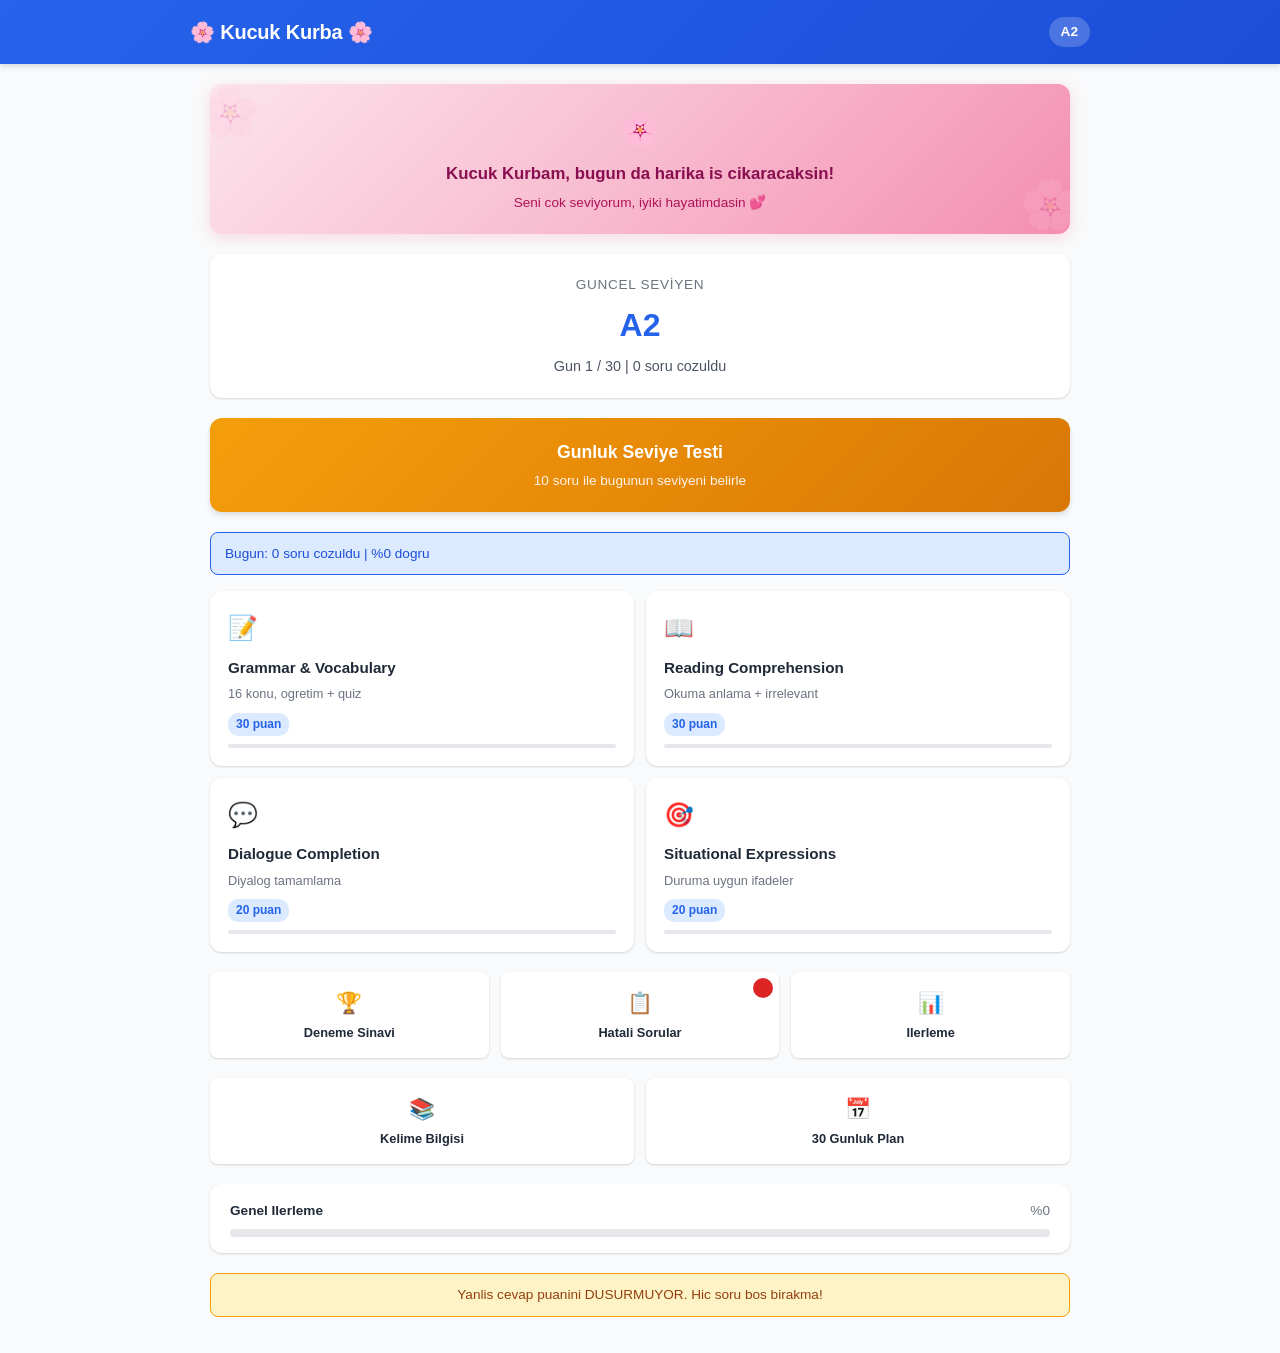
<file: index.html>
<!DOCTYPE html>
<html lang="tr">
<head>
  <meta charset="UTF-8">
  <meta name="viewport" content="width=device-width, initial-scale=1.0">
  <title>🌸 Kucuk Kurba — Erasmus Hazirlik 🌸</title>
  <link rel="stylesheet" href="css/style.css">
</head>
<body>

  <!-- HEADER -->
  <div class="header">
    <div class="header-content">
      <h1>🌸 Kucuk Kurba 🌸</h1>
      <span class="header-level" id="header-level">A2</span>
    </div>
  </div>

  <div class="container">

    <!-- LOVE BANNER -->
    <div class="love-banner" id="love-banner">
      <div class="love-flower">🌸</div>
      <div class="love-text">Kucuk Kurbam, bugun da harika is cikaracaksin!</div>
      <div class="love-sub">Seni cok seviyorum, iyiki hayatimdasin 💕</div>
    </div>

    <!-- LEVEL BANNER -->
    <div class="level-banner" id="level-banner">
      <div class="level-label">Guncel Seviyen</div>
      <div class="level-value">A2</div>
      <div class="level-desc">Gun 1 / 30</div>
    </div>

    <!-- DAILY TEST CTA -->
    <div class="daily-test-cta" id="daily-cta" onclick="window.location.href='pages/daily-check.html'">
      <h3>Gunluk Seviye Testi</h3>
      <p>10 soru ile bugunun seviyeni belirle</p>
    </div>

    <!-- SESSION STATS -->
    <div class="info-banner" id="session-stats">
      Bugun: 0 soru cozuldu | %0 dogru
    </div>

    <!-- SECTION CARDS -->
    <div class="section-grid">

      <a href="pages/grammar.html" class="section-card">
        <div class="card-icon">📝</div>
        <div class="card-title">Grammar & Vocabulary</div>
        <div class="card-subtitle">16 konu, ogretim + quiz</div>
        <div class="card-points">30 puan</div>
        <div class="card-progress">
          <div class="card-progress-fill" id="progress-grammar" style="width:0%"></div>
        </div>
      </a>

      <a href="pages/reading.html" class="section-card">
        <div class="card-icon">📖</div>
        <div class="card-title">Reading Comprehension</div>
        <div class="card-subtitle">Okuma anlama + irrelevant</div>
        <div class="card-points">30 puan</div>
        <div class="card-progress">
          <div class="card-progress-fill" id="progress-reading" style="width:0%"></div>
        </div>
      </a>

      <a href="pages/dialogue.html" class="section-card">
        <div class="card-icon">💬</div>
        <div class="card-title">Dialogue Completion</div>
        <div class="card-subtitle">Diyalog tamamlama</div>
        <div class="card-points">20 puan</div>
        <div class="card-progress">
          <div class="card-progress-fill" id="progress-dialogue" style="width:0%"></div>
        </div>
      </a>

      <a href="pages/dialogue.html?tab=situational" class="section-card">
        <div class="card-icon">🎯</div>
        <div class="card-title">Situational Expressions</div>
        <div class="card-subtitle">Duruma uygun ifadeler</div>
        <div class="card-points">20 puan</div>
        <div class="card-progress">
          <div class="card-progress-fill" id="progress-situational" style="width:0%"></div>
        </div>
      </a>

    </div>

    <!-- BOTTOM NAV -->
    <div class="bottom-grid">

      <a href="pages/mock-exam.html" class="bottom-card">
        <div class="card-icon">🏆</div>
        <div class="card-title">Deneme Sinavi</div>
      </a>

      <a href="pages/error-journal.html" class="bottom-card" style="position:relative">
        <div class="card-icon">📋</div>
        <div class="card-title">Hatali Sorular</div>
        <span id="error-count" style="position:absolute;top:6px;right:6px;background:var(--danger);color:white;font-size:0.7rem;font-weight:700;width:20px;height:20px;border-radius:50%;display:flex;align-items:center;justify-content:center"></span>
      </a>

      <a href="pages/results.html" class="bottom-card">
        <div class="card-icon">📊</div>
        <div class="card-title">Ilerleme</div>
      </a>

    </div>

    <div class="bottom-grid" style="grid-template-columns:1fr 1fr">

      <a href="pages/vocabulary.html" class="bottom-card">
        <div class="card-icon">📚</div>
        <div class="card-title">Kelime Bilgisi</div>
      </a>

      <a href="pages/study-plan.html" class="bottom-card">
        <div class="card-icon">📅</div>
        <div class="card-title">30 Gunluk Plan</div>
      </a>

    </div>

    <!-- OVERALL PROGRESS -->
    <div class="progress-section">
      <div class="progress-header">
        <span>Genel Ilerleme</span>
        <span id="progress-text">%0</span>
      </div>
      <div class="progress-bar">
        <div class="progress-fill" id="progress-fill" style="width:0%"></div>
      </div>
    </div>

    <div class="warning-banner" style="text-align:center">
      Yanlis cevap puanini DUSURMUYOR. Hic soru bos birakma!
    </div>

  </div>

  <!-- JS -->
  <script src="js/storage.js"></script>
  <script src="js/adaptive-engine.js"></script>
  <script src="js/quiz-engine.js"></script>
  <script src="js/teach-engine.js"></script>
  <script src="js/error-journal.js"></script>
  <script src="js/daily-report.js"></script>
  <script src="js/timer.js"></script>
  <script src="js/app.js"></script>
  <script>
    // Header level güncelle
    document.getElementById('header-level').textContent = Storage.getLevel();
  </script>

</body>
</html>
</file>
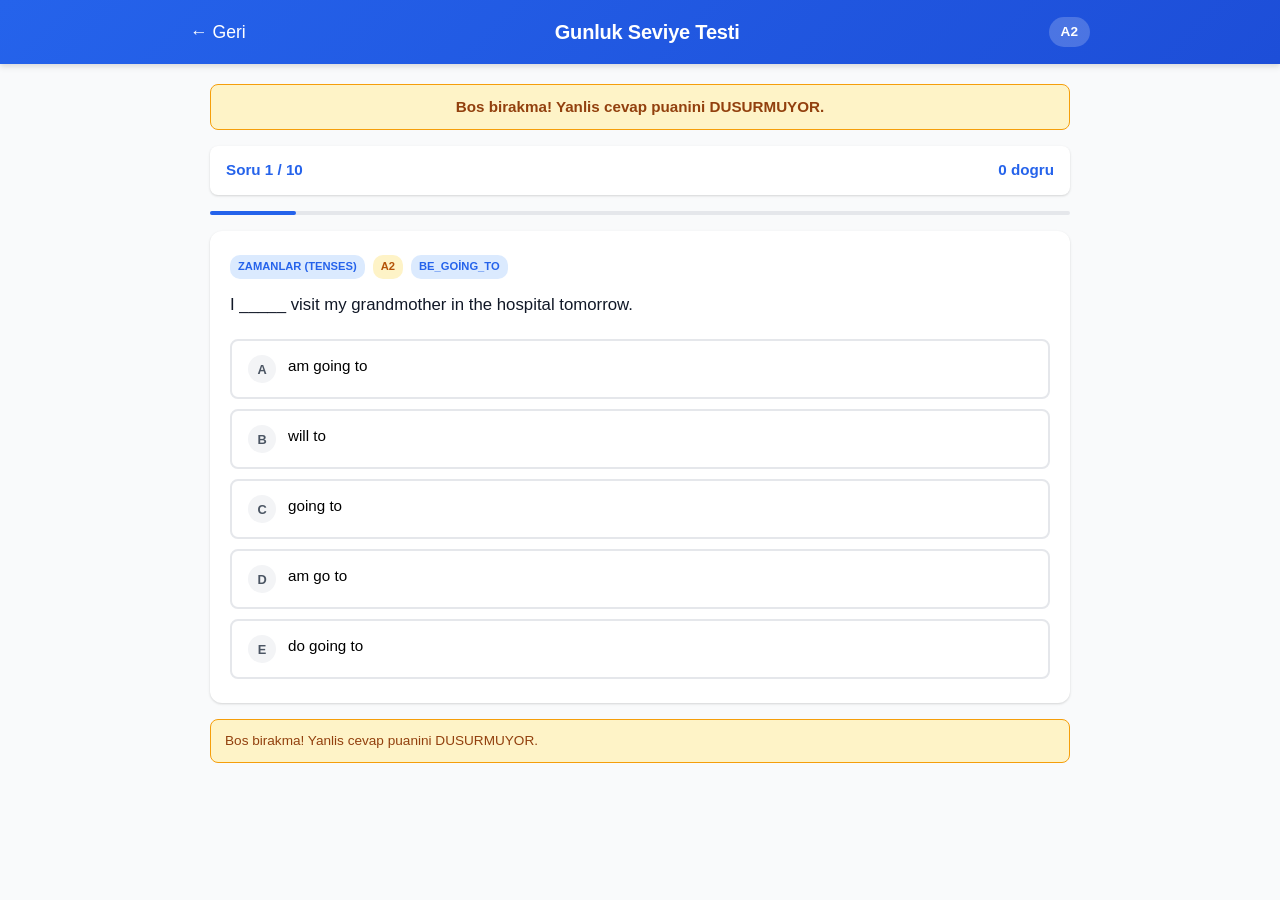
<file: pages/daily-check.html>
<!DOCTYPE html>
<html lang="tr">
<head>
  <meta charset="UTF-8">
  <meta name="viewport" content="width=device-width, initial-scale=1.0">
  <title>Gunluk Seviye Testi - Erasmus YDYS</title>
  <link rel="stylesheet" href="../css/style.css">
</head>
<body>

  <!-- HEADER -->
  <div class="header">
    <div class="header-content">
      <a href="../index.html" class="back-btn">← Geri</a>
      <h1>Gunluk Seviye Testi</h1>
      <span class="header-level" id="header-level">A2</span>
    </div>
  </div>

  <div class="container">

    <!-- WARNING BANNER -->
    <div class="warning-banner" style="text-align:center; font-size:0.95rem; font-weight:700;">
      Bos birakma! Yanlis cevap puanini DUSURMUYOR.
    </div>

    <!-- QUIZ AREA -->
    <div id="quiz-area">
      <div class="empty-state">
        <div class="empty-icon">...</div>
        <p>Sorular yukleniyor...</p>
      </div>
    </div>

  </div>

  <!-- JS FILES -->
  <script src="../js/storage.js"></script>
  <script src="../js/adaptive-engine.js"></script>
  <script src="../js/quiz-engine.js"></script>
  <script src="../js/teach-engine.js"></script>
  <script src="../js/error-journal.js"></script>
  <script src="../js/daily-report.js"></script>
  <script src="../js/timer.js"></script>
  <script src="../js/app.js"></script>

  <script>
    // Header seviye goster
    document.getElementById('header-level').textContent = Storage.getLevel();

    // Gunluk test zaten yapildiysa uyar
    if (Storage.isDailyDone()) {
      document.getElementById('quiz-area').innerHTML = `
        <div class="result-card fade-in">
          <div class="result-score medium">Tamam</div>
          <div class="result-label">Bugunun testini zaten tamamladin!</div>
        </div>
        <div class="info-banner">
          Bugunun skoru: ${Storage.getTodayScore() ? Storage.getTodayScore().score + ' / ' + Storage.getTodayScore().total : 'Kayit yok'}
        </div>
        <div class="btn-group">
          <a href="../index.html" class="btn btn-primary btn-block">Ana Sayfaya Don</a>
        </div>
      `;
    } else {
      // Sorulari yukle ve testi baslat
      initDailyCheck();
    }

    async function initDailyCheck() {
      const allQuestions = await QuizEngine.loadQuestions('../data/daily-tests/level-check.json');

      if (!allQuestions || allQuestions.length === 0) {
        document.getElementById('quiz-area').innerHTML = `
          <div class="warning-banner">Sorular yuklenemedi. Lutfen sayfayi yenileyin.</div>
          <a href="../index.html" class="btn btn-outline btn-block">Ana Sayfaya Don</a>
        `;
        return;
      }

      // AdaptiveEngine ile 10 soru sec
      const selectedQuestions = AdaptiveEngine.selectDailyQuestions(allQuestions, 10);

      // QuizEngine ile testi baslat, tamamlaninca callback calisacak
      QuizEngine.start(selectedQuestions, 'daily-check', 'daily', function(result) {
        onDailyComplete(result);
      });
    }

    function onDailyComplete(result) {
      // Skoru kaydet
      Storage.addDailyScore(result.correct, result.total);

      // Seviyeyi belirle
      const newLevel = AdaptiveEngine.determineLevel(result.correct, result.total);

      // Storage'a kaydet
      Storage.setLevel(newLevel);
      Storage.setDailyDone();

      // Sonuc ekranini guncelle (QuizEngine kendi showResults'ini gosteriyor,
      // biz ustune seviye bilgisini ekliyoruz)
      const quizArea = document.getElementById('quiz-area');
      const pct = Math.round((result.correct / result.total) * 100);
      const scoreClass = pct >= 80 ? 'high' : pct >= 50 ? 'medium' : 'low';

      // Motivasyon mesajı
      const motivation = QuizEngine.getMotivation(pct);
      if (pct >= 80) QuizEngine.showConfetti();

      quizArea.innerHTML = `
        <div class="motivation-card">
          <div class="motivation-emoji">${motivation.emoji}</div>
          <div class="motivation-text">${motivation.text}</div>
          <div class="motivation-sub">${motivation.sub}</div>
        </div>

        <div class="result-card fade-in">
          <div class="result-score ${scoreClass}">${pct}%</div>
          <div class="result-label">${result.correct} / ${result.total} dogru</div>
        </div>

        <div class="info-banner" style="text-align:center; font-size:1rem;">
          Belirlenen Seviyen: <strong style="font-size:1.3rem;">${newLevel}</strong>
        </div>

        <div class="result-card">
          <div class="stat-row">
            <span class="stat-label">Dogru</span>
            <span class="stat-value" style="color:var(--success)">${result.correct}</span>
          </div>
          <div class="stat-row">
            <span class="stat-label">Yanlis</span>
            <span class="stat-value" style="color:var(--danger)">${result.wrong}</span>
          </div>
          <div class="stat-row">
            <span class="stat-label">Basari Orani</span>
            <span class="stat-value">%${pct}</span>
          </div>
          <div class="stat-row">
            <span class="stat-label">Yeni Seviye</span>
            <span class="stat-value" style="color:var(--primary)">${newLevel}</span>
          </div>
        </div>

        ${pct >= 80 ? '<div class="info-banner">🌸 Harika kucuk kurbam! B2 seviyesinde sorularla calisabilirsin! 💕</div>' : ''}
        ${pct >= 50 && pct < 80 ? '<div class="info-banner">🌸 Guzel gidiyorsun sevgilim! B1 seviyesinde ilerlemeye devam et! 💕</div>' : ''}
        ${pct < 50 ? '<div class="warning-banner">🌸 Endise etme kucuk kurbam! A2 seviyesinden baslayarak hizla ilerleyeceksin! Seni seviyorum 💕</div>' : ''}

        <div class="btn-group" style="flex-direction:column;">
          <a href="../index.html" class="btn btn-primary btn-block">Ana Sayfaya Don</a>
        </div>
      `;

      // Header seviyeyi guncelle
      document.getElementById('header-level').textContent = newLevel;
    }
  </script>

</body>
</html>
</file>
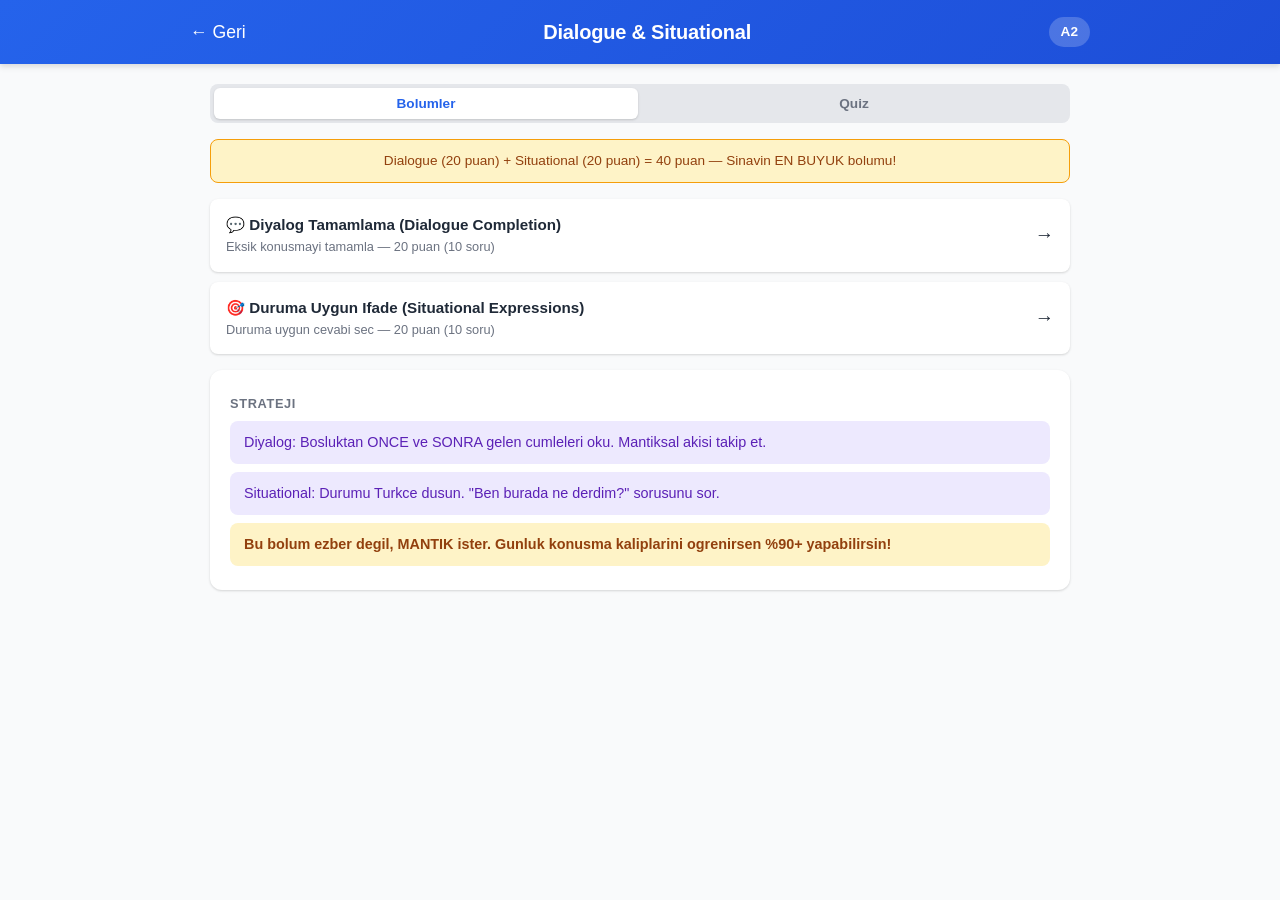
<file: pages/dialogue.html>
<!DOCTYPE html>
<html lang="tr">
<head>
  <meta charset="UTF-8">
  <meta name="viewport" content="width=device-width, initial-scale=1.0">
  <title>Dialogue & Situational — Erasmus Hazirlik</title>
  <link rel="stylesheet" href="../css/style.css">
</head>
<body>

  <div class="header">
    <div class="header-content">
      <a href="../index.html" class="back-btn">← Geri</a>
      <h1>Dialogue & Situational</h1>
      <span class="header-level" id="header-level">A2</span>
    </div>
  </div>

  <div class="container">

    <div class="tabs">
      <button class="tab-btn active" id="tab-btn-menu" onclick="showDialogueTab('menu')">Bolumler</button>
      <button class="tab-btn" id="tab-btn-quiz" onclick="showDialogueTab('quiz')">Quiz</button>
    </div>

    <div class="warning-banner" style="text-align:center">
      Dialogue (20 puan) + Situational (20 puan) = 40 puan — Sinavin EN BUYUK bolumu!
    </div>

    <!-- Menu -->
    <div id="tab-dialogue-menu">
      <div class="topic-list">
        <div class="topic-item" onclick="startDialogueQuiz('dialogue')">
          <div>
            <div class="topic-name">💬 Diyalog Tamamlama (Dialogue Completion)</div>
            <div class="topic-stats">Eksik konusmayi tamamla — 20 puan (10 soru)</div>
            <div class="topic-stats" id="stat-dialogue"></div>
          </div>
          <span style="font-size:1.2rem">→</span>
        </div>
        <div class="topic-item" onclick="startDialogueQuiz('situational')">
          <div>
            <div class="topic-name">🎯 Duruma Uygun Ifade (Situational Expressions)</div>
            <div class="topic-stats">Duruma uygun cevabi sec — 20 puan (10 soru)</div>
            <div class="topic-stats" id="stat-situational"></div>
          </div>
          <span style="font-size:1.2rem">→</span>
        </div>
      </div>

      <div class="teach-card" style="margin-top:16px">
        <div class="error-section-title">STRATEJI</div>
        <div class="tip-box" style="margin-bottom:8px">
          Diyalog: Bosluktan ONCE ve SONRA gelen cumleleri oku. Mantiksal akisi takip et.
        </div>
        <div class="tip-box" style="margin-bottom:8px">
          Situational: Durumu Turkce dusun. "Ben burada ne derdim?" sorusunu sor.
        </div>
        <div class="rule-box">
          Bu bolum ezber degil, MANTIK ister. Gunluk konusma kaliplarini ogrenirsen %90+ yapabilirsin!
        </div>
      </div>
    </div>

    <!-- Quiz -->
    <div id="tab-dialogue-quiz" style="display:none">
      <div id="quiz-area"></div>
    </div>

  </div>

  <script src="../js/storage.js"></script>
  <script src="../js/adaptive-engine.js"></script>
  <script src="../js/quiz-engine.js"></script>
  <script src="../js/teach-engine.js"></script>
  <script src="../js/error-journal.js"></script>
  <script src="../js/daily-report.js"></script>
  <script src="../js/timer.js"></script>
  <script src="../js/app.js"></script>
  <script>
    document.getElementById('header-level').textContent = Storage.getLevel();

    // Stats
    const dStat = Storage.getTopicStat('dialogue');
    const sStat = Storage.getTopicStat('situational');
    if (dStat.total > 0) {
      document.getElementById('stat-dialogue').textContent =
        `%${Math.round((dStat.correct / dStat.total) * 100)} dogru (${dStat.total} soru)`;
    }
    if (sStat.total > 0) {
      document.getElementById('stat-situational').textContent =
        `%${Math.round((sStat.correct / sStat.total) * 100)} dogru (${sStat.total} soru)`;
    }

    // Auto open tab from URL
    const urlTab = App.getParam('tab');
    if (urlTab === 'situational') {
      startDialogueQuiz('situational');
    }

    async function startDialogueQuiz(type) {
      showDialogueTab('quiz');
      const quizArea = document.getElementById('quiz-area');
      quizArea.innerHTML = '<div class="empty-state"><p>Sorular yukleniyor...</p></div>';

      try {
        const path = type === 'dialogue'
          ? '../data/dialogue/dialogues.json'
          : '../data/situational/situations.json';

        const questions = await QuizEngine.loadQuestions(path);
        if (questions.length === 0) {
          quizArea.innerHTML = '<div class="warning-banner">Henuz soru yuklenmedi.</div>';
          return;
        }

        const selected = AdaptiveEngine.selectQuestions(questions, type, 10);
        QuizEngine.start(selected, type, 'quiz');
      } catch (err) {
        quizArea.innerHTML = '<div class="warning-banner">Sorular yuklenirken hata olustu.</div>';
        console.error(err);
      }
    }

    function showDialogueTab(tab) {
      document.getElementById('tab-btn-menu').classList.toggle('active', tab === 'menu');
      document.getElementById('tab-btn-quiz').classList.toggle('active', tab === 'quiz');
      document.getElementById('tab-dialogue-menu').style.display = tab === 'menu' ? 'block' : 'none';
      document.getElementById('tab-dialogue-quiz').style.display = tab === 'quiz' ? 'block' : 'none';
    }
  </script>

</body>
</html>
</file>
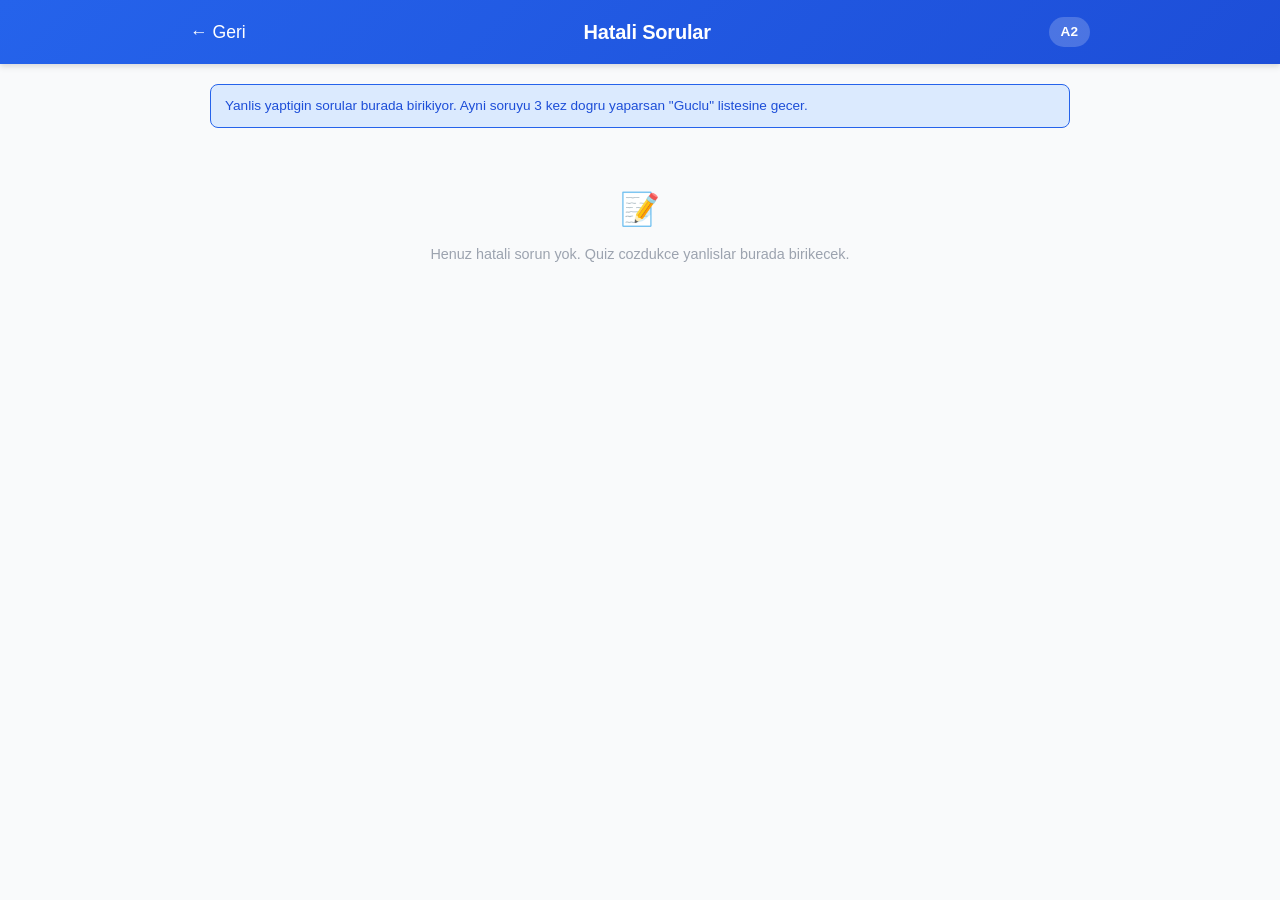
<file: pages/error-journal.html>
<!DOCTYPE html>
<html lang="tr">
<head>
  <meta charset="UTF-8">
  <meta name="viewport" content="width=device-width, initial-scale=1.0">
  <title>Hatali Sorular Defteri — Erasmus Hazirlik</title>
  <link rel="stylesheet" href="../css/style.css">
</head>
<body>

  <div class="header">
    <div class="header-content">
      <a href="../index.html" class="back-btn">← Geri</a>
      <h1>Hatali Sorular</h1>
      <span class="header-level" id="header-level">A2</span>
    </div>
  </div>

  <div class="container">

    <div class="info-banner">
      Yanlis yaptigin sorular burada birikiyor. Ayni soruyu 3 kez dogru yaparsan "Guclu" listesine gecer.
    </div>

    <div id="journal-area"></div>

  </div>

  <script src="../js/storage.js"></script>
  <script src="../js/adaptive-engine.js"></script>
  <script src="../js/quiz-engine.js"></script>
  <script src="../js/teach-engine.js"></script>
  <script src="../js/error-journal.js"></script>
  <script src="../js/daily-report.js"></script>
  <script src="../js/timer.js"></script>
  <script src="../js/app.js"></script>
  <script>
    document.getElementById('header-level').textContent = Storage.getLevel();
    ErrorJournal.render('journal-area');
  </script>

</body>
</html>
</file>
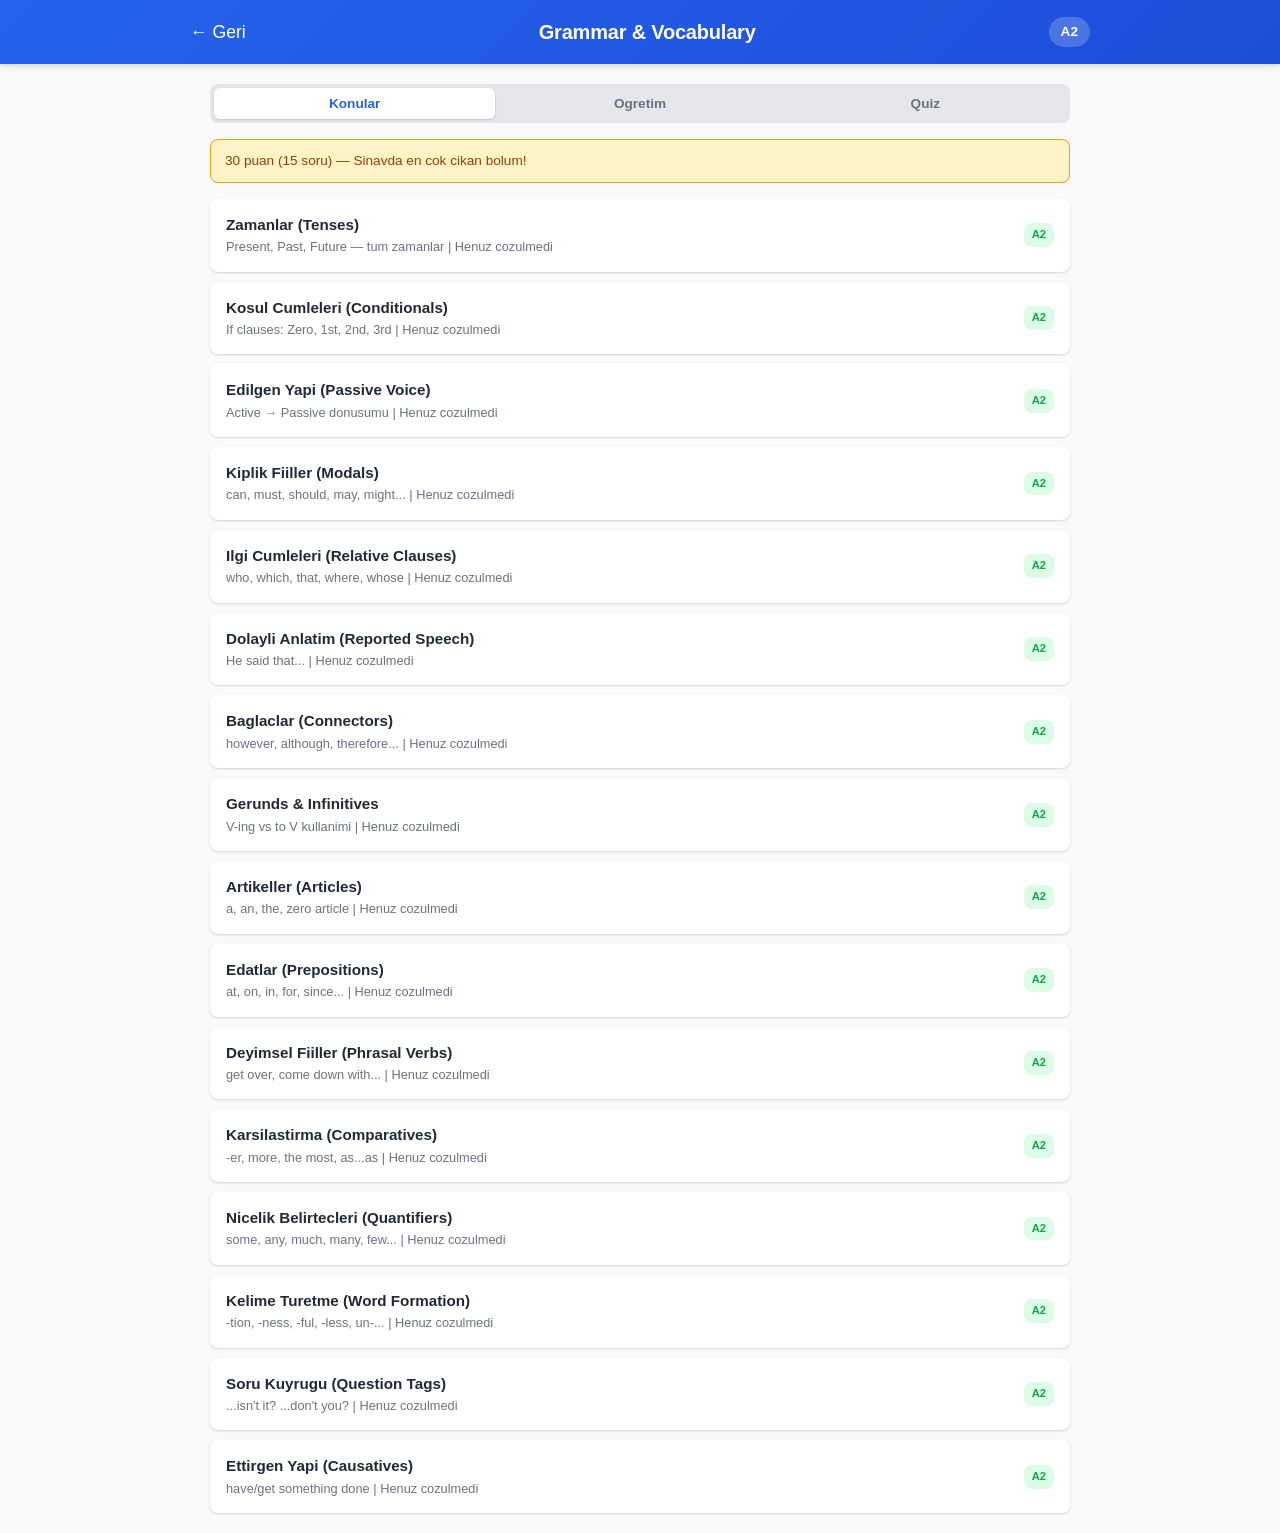
<file: pages/grammar.html>
<!DOCTYPE html>
<html lang="tr">
<head>
  <meta charset="UTF-8">
  <meta name="viewport" content="width=device-width, initial-scale=1.0">
  <title>Grammar & Vocabulary — Erasmus Hazirlik</title>
  <link rel="stylesheet" href="../css/style.css">
</head>
<body>

  <div class="header">
    <div class="header-content">
      <a href="../index.html" class="back-btn">← Geri</a>
      <h1>Grammar & Vocabulary</h1>
      <span class="header-level" id="header-level">A2</span>
    </div>
  </div>

  <div class="container">

    <!-- Tabs: Konu Listesi / Öğretim / Quiz -->
    <div class="tabs" id="grammar-tabs">
      <button class="tab-btn active" onclick="showTab('topics')">Konular</button>
      <button class="tab-btn" onclick="showTab('teach')">Ogretim</button>
      <button class="tab-btn" onclick="showTab('quiz')">Quiz</button>
    </div>

    <div class="warning-banner">
      30 puan (15 soru) — Sinavda en cok cikan bolum!
    </div>

    <!-- TAB: Konu Listesi -->
    <div id="tab-topics">
      <div class="topic-list" id="topic-list"></div>
    </div>

    <!-- TAB: Öğretim -->
    <div id="tab-teach" style="display:none">
      <div id="teach-area">
        <div class="empty-state">
          <div class="empty-icon">📚</div>
          <p>Bir konu secin ve "Ogren" butonuna basin</p>
        </div>
      </div>
    </div>

    <!-- TAB: Quiz -->
    <div id="tab-quiz" style="display:none">
      <div id="quiz-area">
        <div class="empty-state">
          <div class="empty-icon">📝</div>
          <p>Bir konu secin ve "Quiz Baslat" butonuna basin</p>
        </div>
      </div>
    </div>

  </div>

  <script src="../js/storage.js"></script>
  <script src="../js/adaptive-engine.js"></script>
  <script src="../js/quiz-engine.js"></script>
  <script src="../js/teach-engine.js"></script>
  <script src="../js/error-journal.js"></script>
  <script src="../js/daily-report.js"></script>
  <script src="../js/timer.js"></script>
  <script src="../js/app.js"></script>
  <script>
    document.getElementById('header-level').textContent = Storage.getLevel();

    const grammarTopics = [
      { id: 'tenses', name: 'Zamanlar (Tenses)', desc: 'Present, Past, Future — tum zamanlar' },
      { id: 'conditionals', name: 'Kosul Cumleleri (Conditionals)', desc: 'If clauses: Zero, 1st, 2nd, 3rd' },
      { id: 'passive', name: 'Edilgen Yapi (Passive Voice)', desc: 'Active → Passive donusumu' },
      { id: 'modals', name: 'Kiplik Fiiller (Modals)', desc: 'can, must, should, may, might...' },
      { id: 'relative-clauses', name: 'Ilgi Cumleleri (Relative Clauses)', desc: 'who, which, that, where, whose' },
      { id: 'reported-speech', name: 'Dolayli Anlatim (Reported Speech)', desc: 'He said that...' },
      { id: 'connectors', name: 'Baglaclar (Connectors)', desc: 'however, although, therefore...' },
      { id: 'gerunds-infinitives', name: 'Gerunds & Infinitives', desc: 'V-ing vs to V kullanimi' },
      { id: 'articles', name: 'Artikeller (Articles)', desc: 'a, an, the, zero article' },
      { id: 'prepositions', name: 'Edatlar (Prepositions)', desc: 'at, on, in, for, since...' },
      { id: 'phrasal-verbs', name: 'Deyimsel Fiiller (Phrasal Verbs)', desc: 'get over, come down with...' },
      { id: 'comparatives', name: 'Karsilastirma (Comparatives)', desc: '-er, more, the most, as...as' },
      { id: 'quantifiers', name: 'Nicelik Belirtecleri (Quantifiers)', desc: 'some, any, much, many, few...' },
      { id: 'word-formation', name: 'Kelime Turetme (Word Formation)', desc: '-tion, -ness, -ful, -less, un-...' },
      { id: 'question-tags', name: 'Soru Kuyrugu (Question Tags)', desc: '...isn\'t it? ...don\'t you?' },
      { id: 'causatives', name: 'Ettirgen Yapi (Causatives)', desc: 'have/get something done' },
    ];

    function renderTopicList() {
      const list = document.getElementById('topic-list');
      list.innerHTML = grammarTopics.map(t => {
        const stat = Storage.getTopicStat(t.id);
        const accuracy = Storage.getTopicAccuracy(t.id);
        const levelClass = stat.level === 'A2' ? 'level-a2' : stat.level === 'B1' ? 'level-b1' : 'level-b2';
        return `
          <div class="topic-item" onclick="selectTopic('${t.id}')">
            <div>
              <div class="topic-name">${t.name}</div>
              <div class="topic-stats">${t.desc} | ${stat.total > 0 ? '%' + accuracy + ' dogru (' + stat.total + ' soru)' : 'Henuz cozulmedi'}</div>
            </div>
            <span class="topic-level ${levelClass}">${stat.level || 'A2'}</span>
          </div>
        `;
      }).join('');
    }

    let selectedTopic = null;

    function selectTopic(topicId) {
      selectedTopic = topicId;
      const topic = grammarTopics.find(t => t.id === topicId);

      // Show action buttons
      const list = document.getElementById('topic-list');
      list.innerHTML = `
        <div class="teach-card">
          <div class="teach-title">${topic.name}</div>
          <div class="teach-subtitle">${topic.desc}</div>
          <div class="btn-group" style="flex-direction:column">
            <button class="btn btn-primary btn-block btn-lg" onclick="startTeach('${topicId}')">
              📚 Konuyu Ogren (3 Asamali)
            </button>
            <button class="btn btn-success btn-block btn-lg" onclick="startQuiz('${topicId}')">
              📝 Direkt Quiz Baslat (10 Soru)
            </button>
            <button class="btn btn-outline btn-block" onclick="renderTopicList()">
              ← Konu Listesine Don
            </button>
          </div>
        </div>
      `;
    }

    function startTeach(topicId) {
      showTab('teach');
      TeachEngine.startTeaching(topicId, 'teach-area');
    }

    async function startQuiz(topicId) {
      showTab('quiz');
      const quizArea = document.getElementById('quiz-area');
      quizArea.innerHTML = '<div class="empty-state"><p>Sorular yukleniyor...</p></div>';

      try {
        const questions = await QuizEngine.loadQuestions(`../data/grammar/${topicId}.json`);
        if (questions.length === 0) {
          quizArea.innerHTML = '<div class="warning-banner">Bu konu icin henuz soru yuklenmedi.</div>';
          return;
        }
        const selected = AdaptiveEngine.selectQuestions(questions, topicId, 10);
        QuizEngine.start(selected, topicId, 'quiz');
      } catch (err) {
        quizArea.innerHTML = '<div class="warning-banner">Sorular yuklenirken hata olustu.</div>';
        console.error(err);
      }
    }

    function showTab(tab) {
      document.querySelectorAll('.tab-btn').forEach((btn, i) => {
        btn.classList.toggle('active', ['topics', 'teach', 'quiz'][i] === tab);
      });
      document.getElementById('tab-topics').style.display = tab === 'topics' ? 'block' : 'none';
      document.getElementById('tab-teach').style.display = tab === 'teach' ? 'block' : 'none';
      document.getElementById('tab-quiz').style.display = tab === 'quiz' ? 'block' : 'none';
    }

    // Önce listeyi render et, sonra URL parametresini kontrol et
    renderTopicList();

    const urlTopic = App.getParam('topic');
    const urlTeach = App.getParam('teach');
    if (urlTopic) {
      if (urlTeach === '1') {
        startTeach(urlTopic);
      } else {
        selectTopic(urlTopic);
      }
    }
  </script>

</body>
</html>
</file>
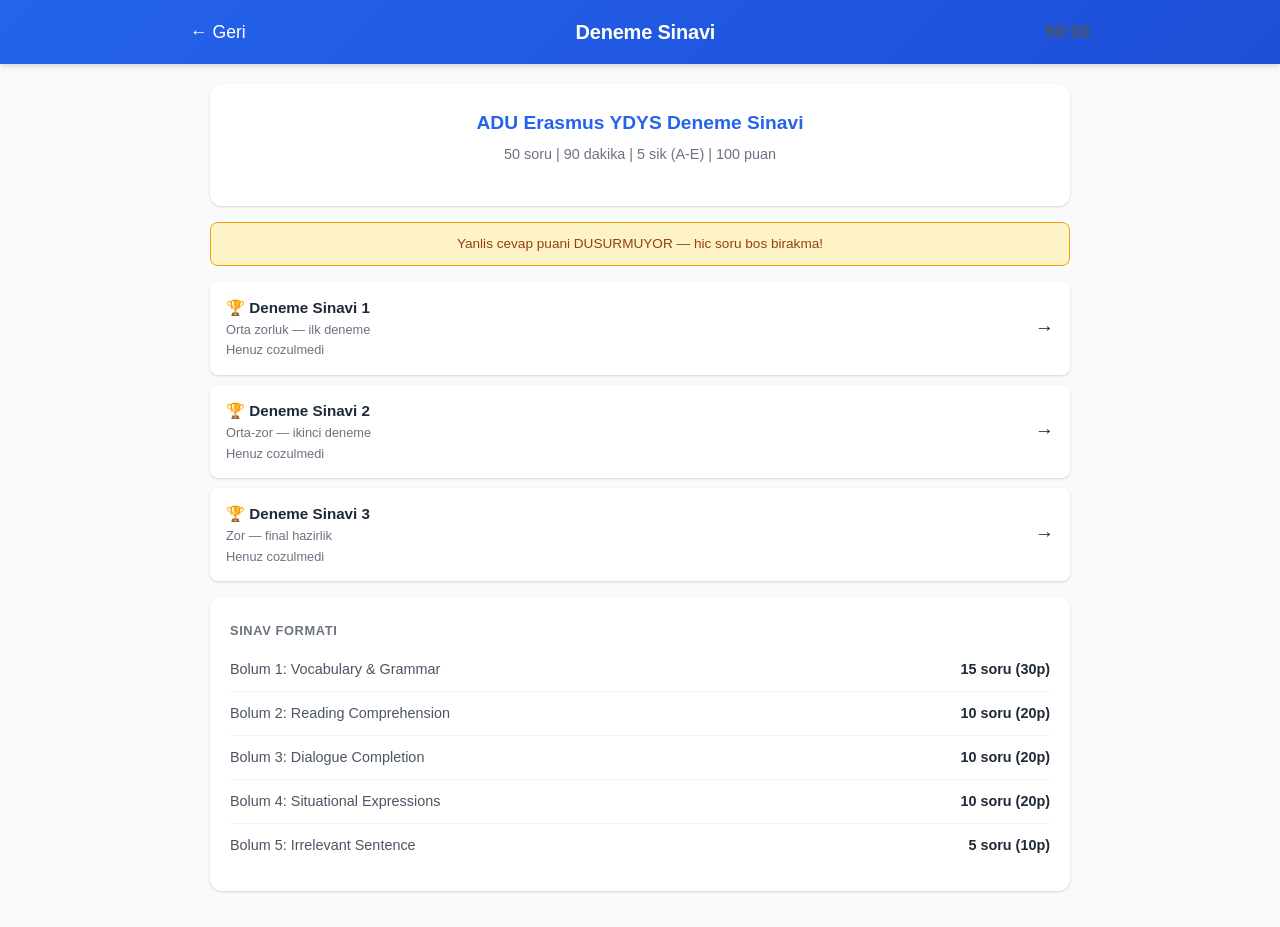
<file: pages/mock-exam.html>
<!DOCTYPE html>
<html lang="tr">
<head>
  <meta charset="UTF-8">
  <meta name="viewport" content="width=device-width, initial-scale=1.0">
  <title>Deneme Sinavi — Erasmus Hazirlik</title>
  <link rel="stylesheet" href="../css/style.css">
</head>
<body>

  <div class="header">
    <div class="header-content">
      <a href="../index.html" class="back-btn">← Geri</a>
      <h1>Deneme Sinavi</h1>
      <span class="quiz-timer" id="exam-timer" style="font-size:1.1rem">90:00</span>
    </div>
  </div>

  <div class="container">

    <!-- Exam Selection -->
    <div id="exam-select">
      <div class="teach-card" style="text-align:center">
        <div class="teach-title">ADU Erasmus YDYS Deneme Sinavi</div>
        <div class="teach-subtitle">50 soru | 90 dakika | 5 sik (A-E) | 100 puan</div>
      </div>

      <div class="warning-banner" style="text-align:center">
        Yanlis cevap puani DUSURMUYOR — hic soru bos birakma!
      </div>

      <div class="topic-list" id="exam-list"></div>

      <div class="teach-card" style="margin-top:16px">
        <div class="error-section-title">SINAV FORMATI</div>
        <div class="stat-row"><span class="stat-label">Bolum 1: Vocabulary & Grammar</span><span class="stat-value">15 soru (30p)</span></div>
        <div class="stat-row"><span class="stat-label">Bolum 2: Reading Comprehension</span><span class="stat-value">10 soru (20p)</span></div>
        <div class="stat-row"><span class="stat-label">Bolum 3: Dialogue Completion</span><span class="stat-value">10 soru (20p)</span></div>
        <div class="stat-row"><span class="stat-label">Bolum 4: Situational Expressions</span><span class="stat-value">10 soru (20p)</span></div>
        <div class="stat-row"><span class="stat-label">Bolum 5: Irrelevant Sentence</span><span class="stat-value">5 soru (10p)</span></div>
      </div>
    </div>

    <!-- Quiz Area -->
    <div id="quiz-area" style="display:none"></div>

    <!-- Results Area -->
    <div id="exam-results" style="display:none"></div>

  </div>

  <script src="../js/storage.js"></script>
  <script src="../js/adaptive-engine.js"></script>
  <script src="../js/quiz-engine.js"></script>
  <script src="../js/teach-engine.js"></script>
  <script src="../js/error-journal.js"></script>
  <script src="../js/daily-report.js"></script>
  <script src="../js/timer.js"></script>
  <script src="../js/app.js"></script>
  <script>
    const mockResults = Storage.getMockResults();

    function renderExamList() {
      const list = document.getElementById('exam-list');
      const exams = [
        { id: 1, name: 'Deneme Sinavi 1', desc: 'Orta zorluk — ilk deneme' },
        { id: 2, name: 'Deneme Sinavi 2', desc: 'Orta-zor — ikinci deneme' },
        { id: 3, name: 'Deneme Sinavi 3', desc: 'Zor — final hazirlik' },
      ];

      list.innerHTML = exams.map(e => {
        const result = mockResults.find(r => r.examId === e.id);
        const resultText = result ? `Son skor: ${result.score}/100 (${result.date})` : 'Henuz cozulmedi';
        return `
          <div class="topic-item" onclick="startExam(${e.id})">
            <div>
              <div class="topic-name">🏆 ${e.name}</div>
              <div class="topic-stats">${e.desc}</div>
              <div class="topic-stats">${resultText}</div>
            </div>
            <span style="font-size:1.2rem">→</span>
          </div>
        `;
      }).join('');
    }

    async function startExam(examId) {
      const quizArea = document.getElementById('quiz-area');
      const examSelect = document.getElementById('exam-select');

      quizArea.innerHTML = '<div class="empty-state"><p>Sinav yukleniyor...</p></div>';
      quizArea.style.display = 'block';
      examSelect.style.display = 'none';

      try {
        const questions = await QuizEngine.loadQuestions(`../data/mock-exams/exam-${examId}.json`);
        if (questions.length === 0) {
          quizArea.innerHTML = '<div class="warning-banner">Bu sinav henuz hazir degil.</div>';
          return;
        }

        // Timer baslat — 90 dakika
        Timer.start(90, 'exam-timer', () => {
          // Süre doldu — cevaplanmamis sorulari yanlis say
          const unanswered = QuizEngine.currentQuestions.length - QuizEngine.answers.length;
          QuizEngine.wrongCount += unanswered;
          alert('Sure doldu! Sinav tamamlaniyor...');
          QuizEngine.showResults();
        });

        QuizEngine.start(questions, 'mock-exam', 'mock', (result) => {
          Timer.stop();
          showExamResults(result, examId);
        });
      } catch (err) {
        quizArea.innerHTML = '<div class="warning-banner">Sinav yuklenirken hata olustu.</div>';
        console.error(err);
      }
    }

    function showExamResults(result, examId) {
      const resultsArea = document.getElementById('exam-results');
      const quizArea = document.getElementById('quiz-area');

      const score = result.correct * 2; // Her soru 2 puan
      const elapsed = Timer.getElapsedFormatted();
      const scoreClass = score >= 80 ? 'high' : score >= 50 ? 'medium' : 'low';

      // Sonucu kaydet
      Storage.addMockResult({
        examId,
        score,
        correct: result.correct,
        wrong: result.wrong,
        total: result.total,
        elapsed
      });

      // Bölüm bazlı analiz
      const sections = {
        'Grammar & Vocabulary': { correct: 0, total: 15 },
        'Reading': { correct: 0, total: 10 },
        'Dialogue': { correct: 0, total: 10 },
        'Situational': { correct: 0, total: 10 },
        'Irrelevant Sentence': { correct: 0, total: 5 },
      };

      result.answers.forEach((a, i) => {
        const q = QuizEngine.currentQuestions[i];
        if (!q) return;
        const cat = q.category || q.topic || '';
        let section = 'Grammar & Vocabulary';
        if (cat.includes('reading') || cat.includes('irrelevant')) {
          section = cat.includes('irrelevant') ? 'Irrelevant Sentence' : 'Reading';
        } else if (cat.includes('dialogue')) section = 'Dialogue';
        else if (cat.includes('situational')) section = 'Situational';

        if (sections[section] && a.correct) sections[section].correct++;
      });

      let breakdownHtml = '';
      for (const [name, data] of Object.entries(sections)) {
        const pct = Math.round((data.correct / data.total) * 100);
        const color = pct >= 80 ? 'var(--success)' : pct >= 50 ? 'var(--warning)' : 'var(--danger)';
        breakdownHtml += `
          <div class="breakdown-item">
            <span class="breakdown-label">${name}</span>
            <div class="breakdown-bar">
              <div class="breakdown-bar-fill" style="width:${pct}%;background:${color}"></div>
            </div>
            <span class="breakdown-value">${data.correct}/${data.total}</span>
          </div>
        `;
      }

      // Motivasyon mesajı
      const mockMotivation = QuizEngine.getMotivation(score);
      if (score >= 80) QuizEngine.showConfetti();

      resultsArea.innerHTML = `
        <div class="motivation-card">
          <div class="motivation-emoji">${mockMotivation.emoji}</div>
          <div class="motivation-text">${mockMotivation.text}</div>
          <div class="motivation-sub">${mockMotivation.sub}</div>
        </div>

        <div class="result-card fade-in">
          <div style="font-size:0.85rem;color:var(--gray-500)">DENEME SINAVI ${examId} — SONUC</div>
          <div class="result-score ${scoreClass}">${score}/100</div>
          <div class="result-label">${result.correct} dogru / ${result.total} soru</div>
          <div style="margin-top:8px;font-size:0.85rem;color:var(--gray-500)">Sure: ${elapsed}</div>
        </div>

        ${score >= 90 ? '<div class="info-banner" style="text-align:center">🌸 BRAVOOOO kucuk kurbam! 90+ hedefini yakaladin! Seni cok seviyorum! 💕🎉</div>' : ''}
        ${score >= 50 && score < 90 ? '<div class="info-banner" style="text-align:center">🌸 Guzel gidiyorsun sevgilim! Biraz daha pratik ve 90+ yakalayacaksin! 💕</div>' : ''}
        ${score < 50 ? '<div class="warning-banner" style="text-align:center">🌸 Endise etme kucuk kurbam! Zayif alanlarini calis ve tekrar dene, sen basarirsin! Seni seviyorum 💕</div>' : ''}

        <div class="result-card">
          <div class="error-section-title">BOLUM BAZLI ANALIZ</div>
          <div class="section-breakdown">${breakdownHtml}</div>
        </div>

        <div class="btn-group">
          <a href="../index.html" class="btn btn-primary btn-block">Ana Sayfaya Don</a>
          <a href="error-journal.html" class="btn btn-outline btn-block">Hatali Sorulara Git</a>
        </div>
      `;

      quizArea.style.display = 'none';
      resultsArea.style.display = 'block';
    }

    renderExamList();
  </script>

</body>
</html>
</file>
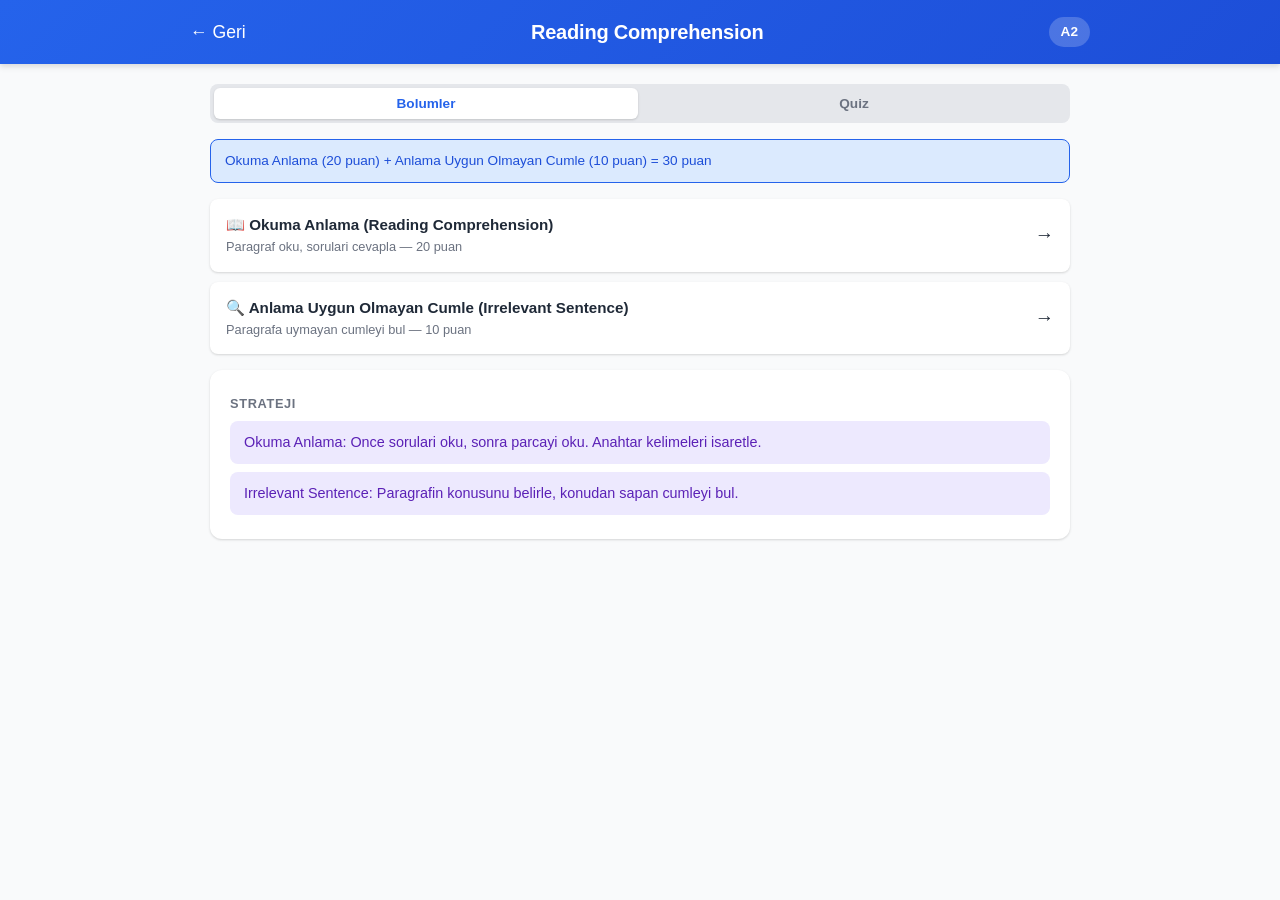
<file: pages/reading.html>
<!DOCTYPE html>
<html lang="tr">
<head>
  <meta charset="UTF-8">
  <meta name="viewport" content="width=device-width, initial-scale=1.0">
  <title>Reading Comprehension — Erasmus Hazirlik</title>
  <link rel="stylesheet" href="../css/style.css">
</head>
<body>

  <div class="header">
    <div class="header-content">
      <a href="../index.html" class="back-btn">← Geri</a>
      <h1>Reading Comprehension</h1>
      <span class="header-level" id="header-level">A2</span>
    </div>
  </div>

  <div class="container">

    <div class="tabs">
      <button class="tab-btn active" onclick="showReadTab('menu')">Bolumler</button>
      <button class="tab-btn" onclick="showReadTab('quiz')">Quiz</button>
    </div>

    <div class="info-banner">
      Okuma Anlama (20 puan) + Anlama Uygun Olmayan Cumle (10 puan) = 30 puan
    </div>

    <!-- Menu -->
    <div id="tab-menu">
      <div class="topic-list">
        <div class="topic-item" onclick="startReading('passages')">
          <div>
            <div class="topic-name">📖 Okuma Anlama (Reading Comprehension)</div>
            <div class="topic-stats">Paragraf oku, sorulari cevapla — 20 puan</div>
          </div>
          <span style="font-size:1.2rem">→</span>
        </div>
        <div class="topic-item" onclick="startReading('irrelevant')">
          <div>
            <div class="topic-name">🔍 Anlama Uygun Olmayan Cumle (Irrelevant Sentence)</div>
            <div class="topic-stats">Paragrafa uymayan cumleyi bul — 10 puan</div>
          </div>
          <span style="font-size:1.2rem">→</span>
        </div>
      </div>

      <div class="teach-card" style="margin-top:16px">
        <div class="error-section-title">STRATEJI</div>
        <div class="tip-box" style="margin-bottom:8px">Okuma Anlama: Once sorulari oku, sonra parcayi oku. Anahtar kelimeleri isaretle.</div>
        <div class="tip-box">Irrelevant Sentence: Paragrafin konusunu belirle, konudan sapan cumleyi bul.</div>
      </div>
    </div>

    <!-- Quiz -->
    <div id="tab-read-quiz" style="display:none">
      <div id="quiz-area"></div>
    </div>

  </div>

  <script src="../js/storage.js"></script>
  <script src="../js/adaptive-engine.js"></script>
  <script src="../js/quiz-engine.js"></script>
  <script src="../js/teach-engine.js"></script>
  <script src="../js/error-journal.js"></script>
  <script src="../js/daily-report.js"></script>
  <script src="../js/timer.js"></script>
  <script src="../js/app.js"></script>
  <script>
    document.getElementById('header-level').textContent = Storage.getLevel();

    async function startReading(type) {
      showReadTab('quiz');
      const quizArea = document.getElementById('quiz-area');
      quizArea.innerHTML = '<div class="empty-state"><p>Sorular yukleniyor...</p></div>';

      try {
        let questions = [];
        if (type === 'passages') {
          const data = await QuizEngine.loadQuestions('../data/reading/passages.json');
          // Flatten: her passage'ın questions'ını al ve passage bilgisini ekle
          data.forEach(passage => {
            if (passage.questions) {
              passage.questions.forEach(q => {
                questions.push({
                  ...q,
                  passage: passage.passage,
                  topic: 'reading',
                  level: passage.level || q.level
                });
              });
            } else {
              questions.push(passage);
            }
          });
        } else {
          questions = await QuizEngine.loadQuestions('../data/reading/irrelevant-sentence.json');
        }

        if (questions.length === 0) {
          quizArea.innerHTML = '<div class="warning-banner">Henuz soru yuklenmedi.</div>';
          return;
        }

        const level = Storage.getLevel();
        const filtered = AdaptiveEngine.filterByLevel(questions, level);
        const selected = AdaptiveEngine.shuffle(filtered.length >= 10 ? filtered : questions).slice(0, 10);

        QuizEngine.start(selected, type === 'passages' ? 'reading' : 'irrelevant', 'quiz');
      } catch (err) {
        quizArea.innerHTML = '<div class="warning-banner">Sorular yuklenirken hata olustu.</div>';
        console.error(err);
      }
    }

    function showReadTab(tab) {
      document.querySelectorAll('.tab-btn').forEach((btn, i) => {
        btn.classList.toggle('active', ['menu', 'quiz'][i] === tab);
      });
      document.getElementById('tab-menu').style.display = tab === 'menu' ? 'block' : 'none';
      document.getElementById('tab-read-quiz').style.display = tab === 'quiz' ? 'block' : 'none';
    }
  </script>

</body>
</html>
</file>
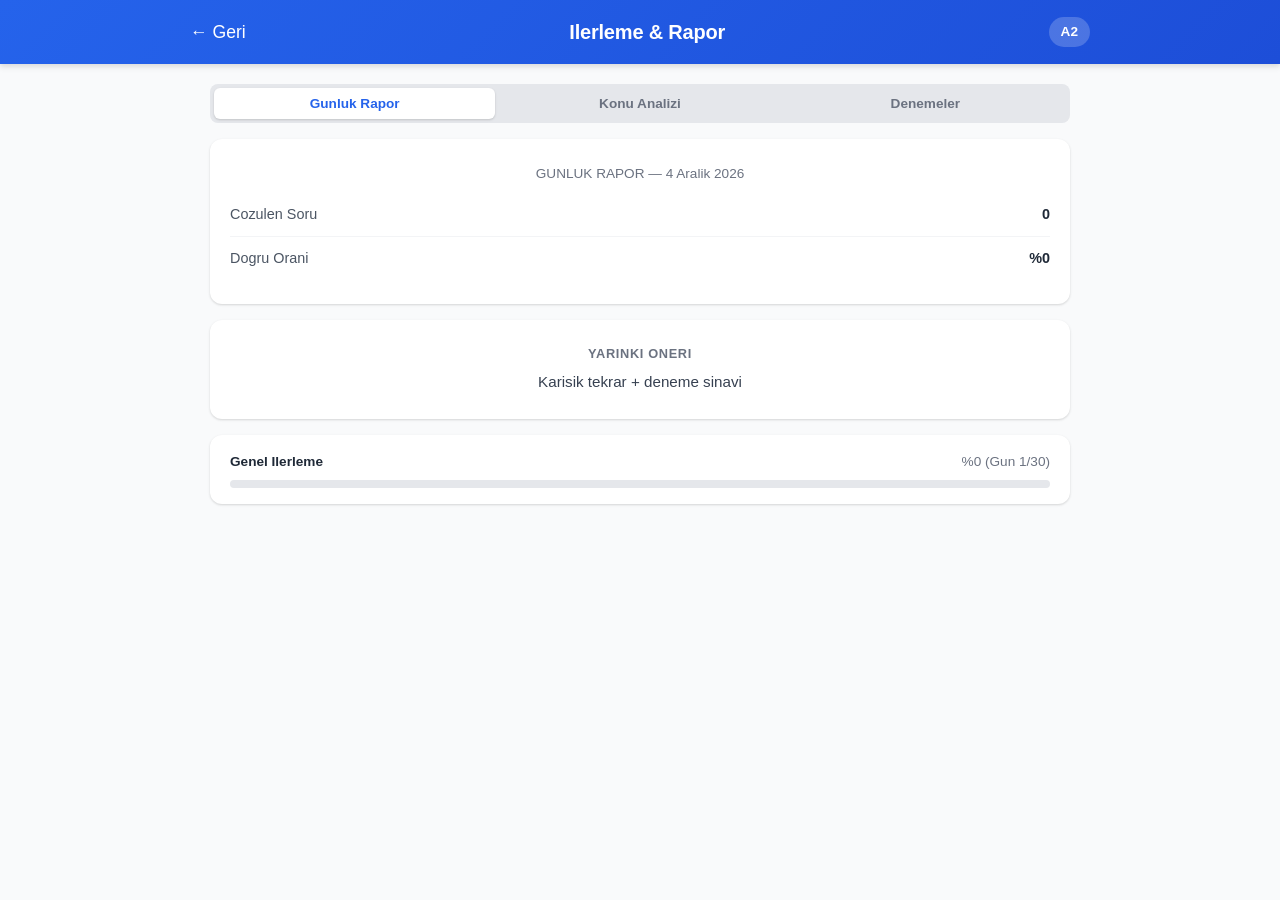
<file: pages/results.html>
<!DOCTYPE html>
<html lang="tr">
<head>
  <meta charset="UTF-8">
  <meta name="viewport" content="width=device-width, initial-scale=1.0">
  <title>Ilerleme & Rapor — Erasmus Hazirlik</title>
  <link rel="stylesheet" href="../css/style.css">
</head>
<body>

  <div class="header">
    <div class="header-content">
      <a href="../index.html" class="back-btn">← Geri</a>
      <h1>Ilerleme & Rapor</h1>
      <span class="header-level" id="header-level">A2</span>
    </div>
  </div>

  <div class="container">

    <div class="tabs">
      <button class="tab-btn active" onclick="showResultTab('daily')">Gunluk Rapor</button>
      <button class="tab-btn" onclick="showResultTab('topics')">Konu Analizi</button>
      <button class="tab-btn" onclick="showResultTab('mocks')">Denemeler</button>
    </div>

    <!-- Günlük Rapor -->
    <div id="tab-daily">
      <div id="report-area"></div>
    </div>

    <!-- Konu Analizi -->
    <div id="tab-topics" style="display:none">
      <div id="topic-analysis"></div>
    </div>

    <!-- Deneme Sonuçları -->
    <div id="tab-mocks" style="display:none">
      <div id="mock-analysis"></div>
    </div>

  </div>

  <script src="../js/storage.js"></script>
  <script src="../js/adaptive-engine.js"></script>
  <script src="../js/quiz-engine.js"></script>
  <script src="../js/teach-engine.js"></script>
  <script src="../js/error-journal.js"></script>
  <script src="../js/daily-report.js"></script>
  <script src="../js/timer.js"></script>
  <script src="../js/app.js"></script>
  <script>
    document.getElementById('header-level').textContent = Storage.getLevel();
    DailyReport.render('report-area');

    function renderTopicAnalysis() {
      const container = document.getElementById('topic-analysis');
      const stats = Storage.getTopicStats();
      const entries = Object.entries(stats).filter(([_, s]) => s.total > 0);

      if (entries.length === 0) {
        container.innerHTML = '<div class="empty-state"><div class="empty-icon">📊</div><p>Henuz soru cozmedin. Quiz cozdukce burada konu bazli analiz goreceksin.</p></div>';
        return;
      }

      // Accuracy'ye göre sırala
      entries.sort((a, b) => {
        const accA = a[1].correct / a[1].total;
        const accB = b[1].correct / b[1].total;
        return accA - accB;
      });

      let html = '<div class="result-card"><div class="error-section-title">KONU BAZLI BASARI ORANI</div>';

      entries.forEach(([topic, stat]) => {
        const pct = Math.round((stat.correct / stat.total) * 100);
        const color = pct >= 80 ? 'var(--success)' : pct >= 50 ? 'var(--warning)' : 'var(--danger)';
        const levelClass = stat.level === 'A2' ? 'level-a2' : stat.level === 'B1' ? 'level-b1' : 'level-b2';

        html += `
          <div class="breakdown-item" style="margin-bottom:8px">
            <span class="breakdown-label">
              ${AdaptiveEngine.topicDisplayName(topic)}
              <span class="topic-level ${levelClass}" style="margin-left:4px">${stat.level}</span>
            </span>
            <div class="breakdown-bar">
              <div class="breakdown-bar-fill" style="width:${pct}%;background:${color}"></div>
            </div>
            <span class="breakdown-value">%${pct}</span>
          </div>
        `;
      });

      html += `
        <div style="margin-top:16px;font-size:0.8rem;color:var(--gray-400)">
          Toplam ${entries.reduce((sum, [_, s]) => sum + s.total, 0)} soru cozuldu
        </div>
      </div>`;

      container.innerHTML = html;
    }

    function renderMockAnalysis() {
      const container = document.getElementById('mock-analysis');
      const results = Storage.getMockResults();

      if (results.length === 0) {
        container.innerHTML = '<div class="empty-state"><div class="empty-icon">🏆</div><p>Henuz deneme sinavi cozmedin.</p></div>';
        return;
      }

      let html = '';
      results.forEach((r, i) => {
        const scoreClass = r.score >= 80 ? 'high' : r.score >= 50 ? 'medium' : 'low';
        html += `
          <div class="result-card">
            <div style="font-size:0.85rem;color:var(--gray-500)">Deneme ${r.examId || (i + 1)} — ${r.date}</div>
            <div class="result-score ${scoreClass}">${r.score}/100</div>
            <div class="result-label">${r.correct} dogru / ${r.total} soru</div>
            <div style="font-size:0.85rem;color:var(--gray-400);margin-top:4px">Sure: ${r.elapsed}</div>
          </div>
        `;
      });

      // Trend
      if (results.length >= 2) {
        const first = results[0].score;
        const last = results[results.length - 1].score;
        const diff = last - first;
        html += `
          <div class="info-banner" style="text-align:center">
            Ilk denemeden bu yana: ${diff >= 0 ? '+' : ''}${diff} puan degisim
          </div>
        `;
      }

      container.innerHTML = html;
    }

    function showResultTab(tab) {
      document.querySelectorAll('.tab-btn').forEach((btn, i) => {
        btn.classList.toggle('active', ['daily', 'topics', 'mocks'][i] === tab);
      });
      document.getElementById('tab-daily').style.display = tab === 'daily' ? 'block' : 'none';
      document.getElementById('tab-topics').style.display = tab === 'topics' ? 'block' : 'none';
      document.getElementById('tab-mocks').style.display = tab === 'mocks' ? 'block' : 'none';

      if (tab === 'topics') renderTopicAnalysis();
      if (tab === 'mocks') renderMockAnalysis();
    }
  </script>

</body>
</html>
</file>
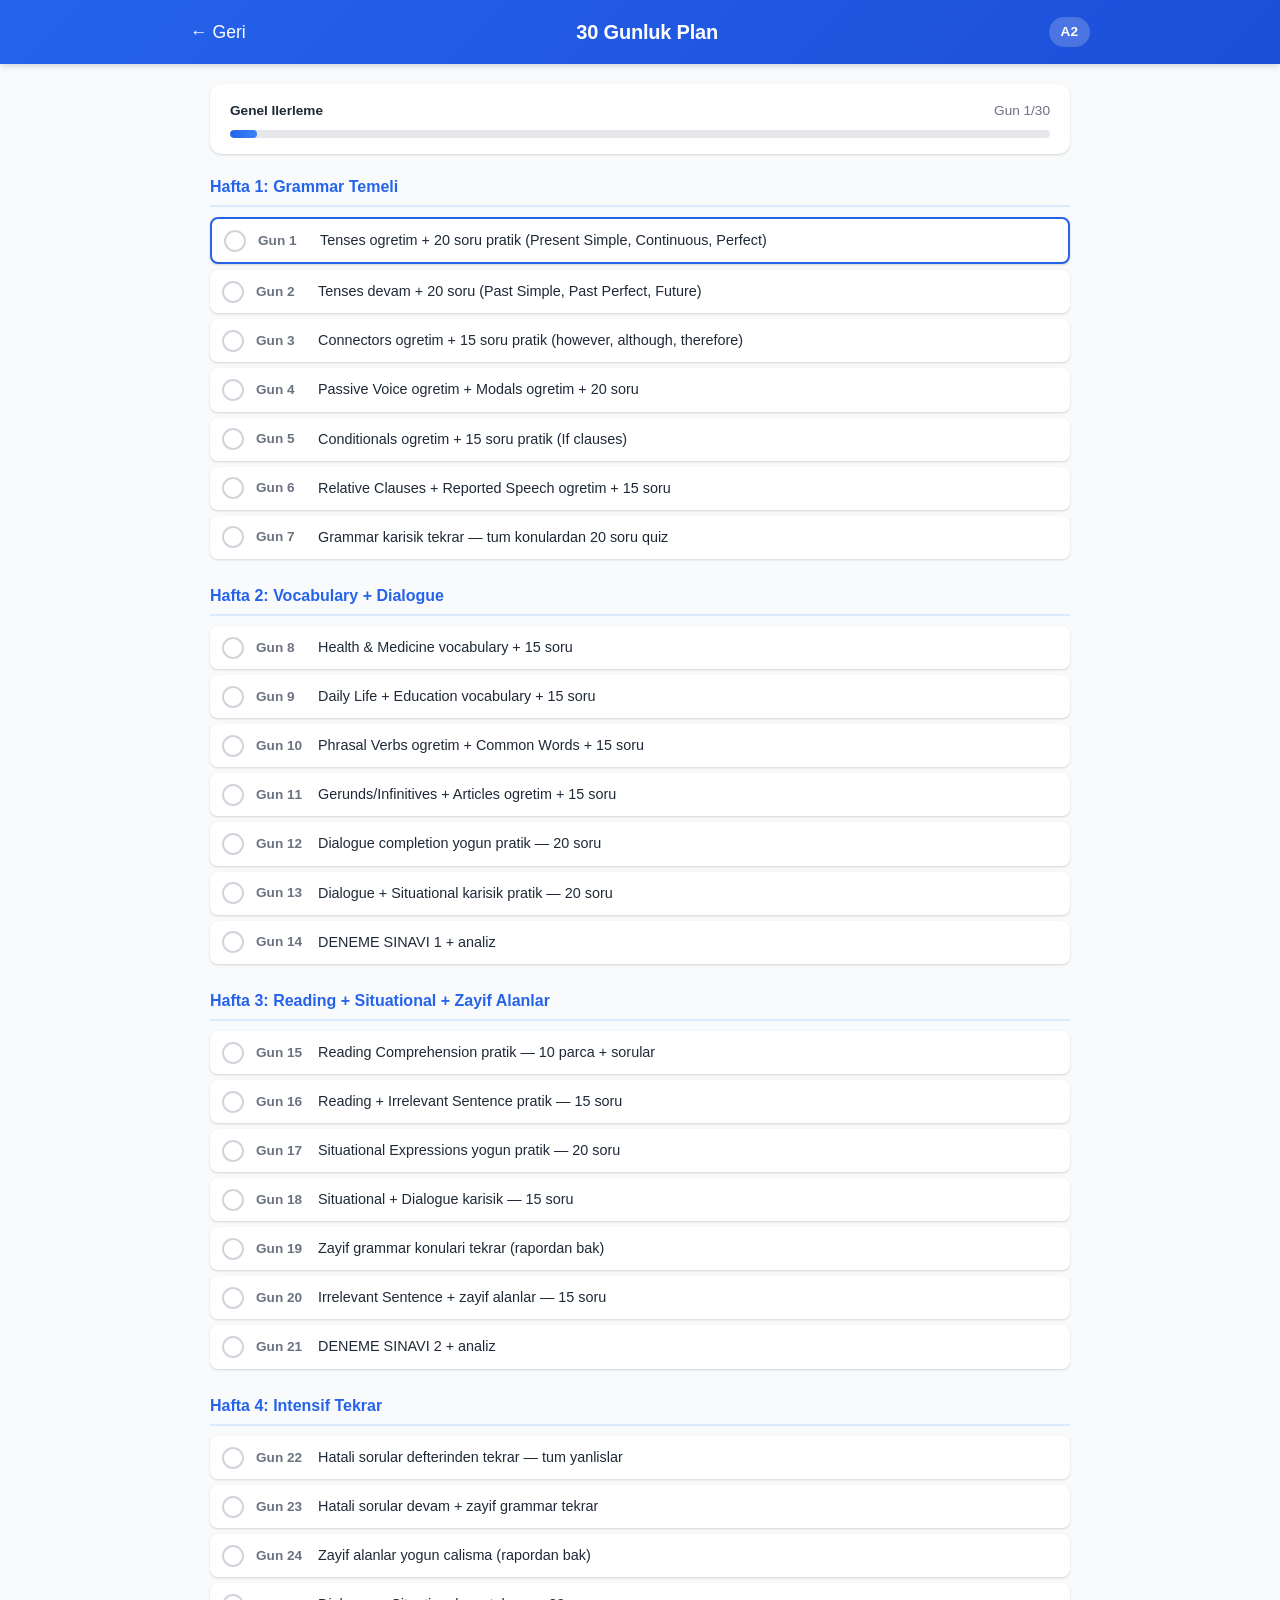
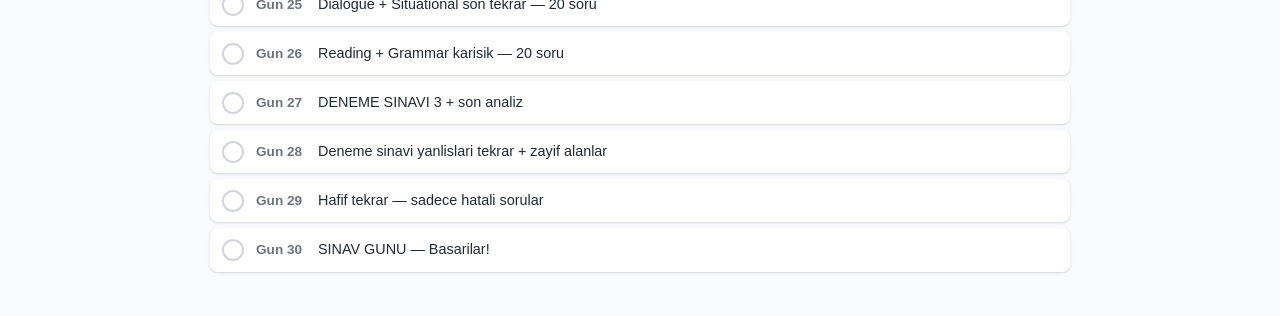
<file: pages/study-plan.html>
<!DOCTYPE html>
<html lang="tr">
<head>
  <meta charset="UTF-8">
  <meta name="viewport" content="width=device-width, initial-scale=1.0">
  <title>30 Gunluk Calisma Plani — Erasmus Hazirlik</title>
  <link rel="stylesheet" href="../css/style.css">
</head>
<body>

  <div class="header">
    <div class="header-content">
      <a href="../index.html" class="back-btn">← Geri</a>
      <h1>30 Gunluk Plan</h1>
      <span class="header-level" id="header-level">A2</span>
    </div>
  </div>

  <div class="container">

    <div class="progress-section">
      <div class="progress-header">
        <span>Genel Ilerleme</span>
        <span id="plan-progress">Gun 1/30</span>
      </div>
      <div class="progress-bar">
        <div class="progress-fill" id="plan-fill" style="width:0%"></div>
      </div>
    </div>

    <div id="plan-area"></div>

  </div>

  <script src="../js/storage.js"></script>
  <script src="../js/adaptive-engine.js"></script>
  <script src="../js/quiz-engine.js"></script>
  <script src="../js/teach-engine.js"></script>
  <script src="../js/error-journal.js"></script>
  <script src="../js/daily-report.js"></script>
  <script src="../js/timer.js"></script>
  <script src="../js/app.js"></script>
  <script>
    document.getElementById('header-level').textContent = Storage.getLevel();
    const dayNum = Storage.getDayNumber();
    document.getElementById('plan-progress').textContent = `Gun ${dayNum}/30`;
    document.getElementById('plan-fill').style.width = `${Math.min((dayNum / 30) * 100, 100)}%`;

    const plan = [
      // Hafta 1
      { week: 1, title: 'Hafta 1: Grammar Temeli', days: [
        { day: 1, content: 'Tenses ogretim + 20 soru pratik (Present Simple, Continuous, Perfect)', link: 'grammar.html?topic=tenses&teach=1' },
        { day: 2, content: 'Tenses devam + 20 soru (Past Simple, Past Perfect, Future)', link: 'grammar.html?topic=tenses' },
        { day: 3, content: 'Connectors ogretim + 15 soru pratik (however, although, therefore)', link: 'grammar.html?topic=connectors&teach=1' },
        { day: 4, content: 'Passive Voice ogretim + Modals ogretim + 20 soru', link: 'grammar.html?topic=passive&teach=1' },
        { day: 5, content: 'Conditionals ogretim + 15 soru pratik (If clauses)', link: 'grammar.html?topic=conditionals&teach=1' },
        { day: 6, content: 'Relative Clauses + Reported Speech ogretim + 15 soru', link: 'grammar.html?topic=relative-clauses&teach=1' },
        { day: 7, content: 'Grammar karisik tekrar — tum konulardan 20 soru quiz', link: 'grammar.html' },
      ]},
      // Hafta 2
      { week: 2, title: 'Hafta 2: Vocabulary + Dialogue', days: [
        { day: 8, content: 'Health & Medicine vocabulary + 15 soru', link: 'vocabulary.html' },
        { day: 9, content: 'Daily Life + Education vocabulary + 15 soru', link: 'vocabulary.html' },
        { day: 10, content: 'Phrasal Verbs ogretim + Common Words + 15 soru', link: 'grammar.html?topic=phrasal-verbs&teach=1' },
        { day: 11, content: 'Gerunds/Infinitives + Articles ogretim + 15 soru', link: 'grammar.html?topic=gerunds-infinitives&teach=1' },
        { day: 12, content: 'Dialogue completion yogun pratik — 20 soru', link: 'dialogue.html' },
        { day: 13, content: 'Dialogue + Situational karisik pratik — 20 soru', link: 'dialogue.html?tab=situational' },
        { day: 14, content: 'DENEME SINAVI 1 + analiz', link: 'mock-exam.html' },
      ]},
      // Hafta 3
      { week: 3, title: 'Hafta 3: Reading + Situational + Zayif Alanlar', days: [
        { day: 15, content: 'Reading Comprehension pratik — 10 parca + sorular', link: 'reading.html' },
        { day: 16, content: 'Reading + Irrelevant Sentence pratik — 15 soru', link: 'reading.html' },
        { day: 17, content: 'Situational Expressions yogun pratik — 20 soru', link: 'dialogue.html?tab=situational' },
        { day: 18, content: 'Situational + Dialogue karisik — 15 soru', link: 'dialogue.html' },
        { day: 19, content: 'Zayif grammar konulari tekrar (rapordan bak)', link: 'results.html' },
        { day: 20, content: 'Irrelevant Sentence + zayif alanlar — 15 soru', link: 'reading.html' },
        { day: 21, content: 'DENEME SINAVI 2 + analiz', link: 'mock-exam.html' },
      ]},
      // Hafta 4
      { week: 4, title: 'Hafta 4: Intensif Tekrar', days: [
        { day: 22, content: 'Hatali sorular defterinden tekrar — tum yanlislar', link: 'error-journal.html' },
        { day: 23, content: 'Hatali sorular devam + zayif grammar tekrar', link: 'error-journal.html' },
        { day: 24, content: 'Zayif alanlar yogun calisma (rapordan bak)', link: 'results.html' },
        { day: 25, content: 'Dialogue + Situational son tekrar — 20 soru', link: 'dialogue.html' },
        { day: 26, content: 'Reading + Grammar karisik — 20 soru', link: 'reading.html' },
        { day: 27, content: 'DENEME SINAVI 3 + son analiz', link: 'mock-exam.html' },
        { day: 28, content: 'Deneme sinavi yanlislari tekrar + zayif alanlar', link: 'error-journal.html' },
        { day: 29, content: 'Hafif tekrar — sadece hatali sorular', link: 'error-journal.html' },
        { day: 30, content: 'SINAV GUNU — Basarilar!', link: '' },
      ]},
    ];

    function renderPlan() {
      const container = document.getElementById('plan-area');
      const studyPlan = Storage.getStudyPlan();
      let html = '';

      plan.forEach(week => {
        html += `<div class="plan-week">
          <div class="plan-week-title">${week.title}</div>`;

        week.days.forEach(d => {
          const isChecked = studyPlan[`day${d.day}`];
          const isToday = d.day === dayNum;
          const isPast = d.day < dayNum;

          html += `
            <div class="plan-day ${isChecked ? 'completed' : ''} ${isToday ? 'today' : ''}">
              <div class="plan-day-check ${isChecked ? 'checked' : ''}" onclick="toggleDay(${d.day})">
                ${isChecked ? '✓' : ''}
              </div>
              <div class="plan-day-number">Gun ${d.day}</div>
              <div class="plan-day-content">
                ${d.link ? `<a href="${d.link}" style="color:inherit;text-decoration:none">${d.content}</a>` : d.content}
              </div>
            </div>
          `;
        });

        html += '</div>';
      });

      container.innerHTML = html;
    }

    function toggleDay(day) {
      const checked = Storage.togglePlanDay(`day${day}`);
      renderPlan();
    }

    renderPlan();
  </script>

</body>
</html>
</file>
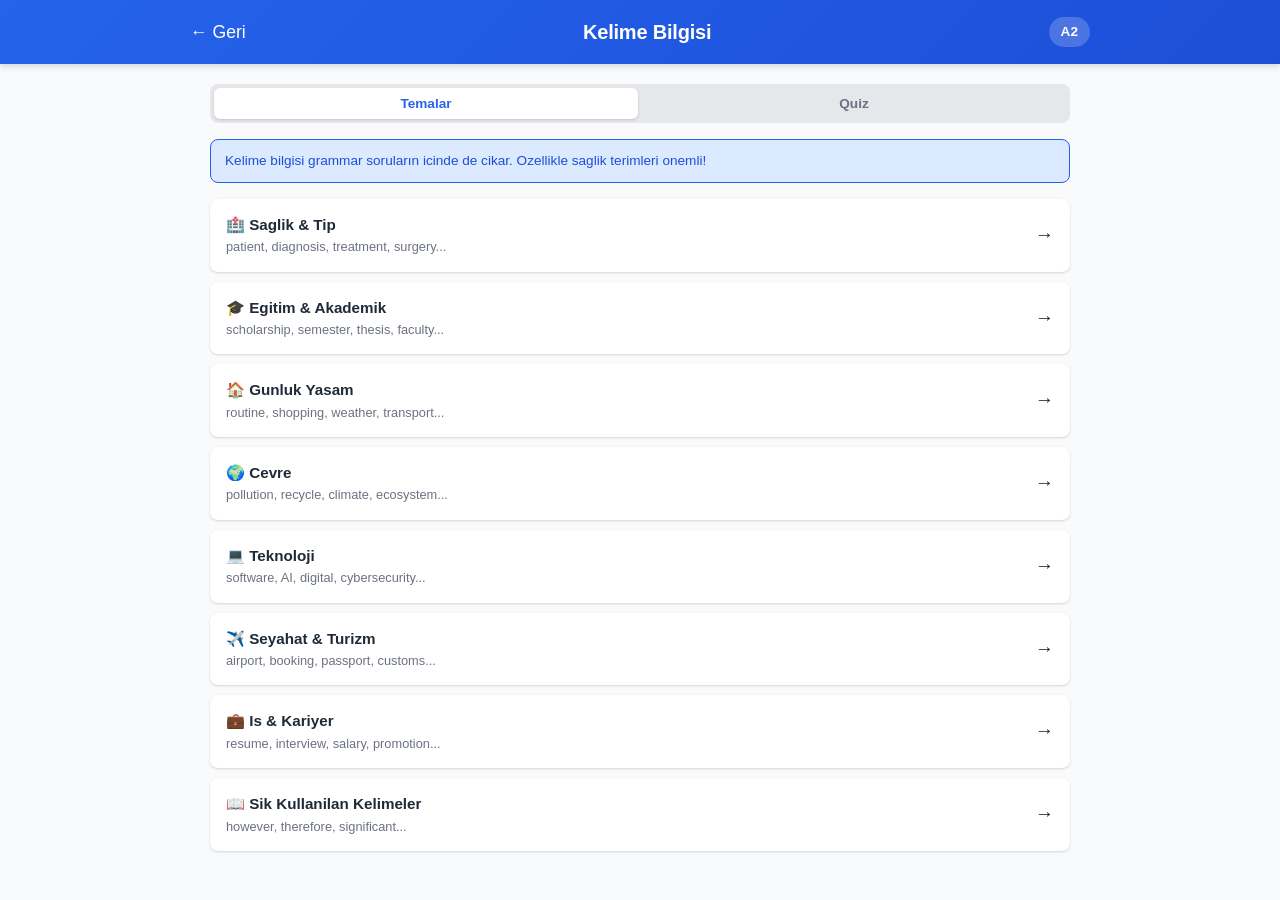
<file: pages/vocabulary.html>
<!DOCTYPE html>
<html lang="tr">
<head>
  <meta charset="UTF-8">
  <meta name="viewport" content="width=device-width, initial-scale=1.0">
  <title>Kelime Bilgisi — Erasmus Hazirlik</title>
  <link rel="stylesheet" href="../css/style.css">
</head>
<body>

  <div class="header">
    <div class="header-content">
      <a href="../index.html" class="back-btn">← Geri</a>
      <h1>Kelime Bilgisi</h1>
      <span class="header-level" id="header-level">A2</span>
    </div>
  </div>

  <div class="container">

    <div class="tabs">
      <button class="tab-btn active" onclick="showVocabTab('themes')">Temalar</button>
      <button class="tab-btn" onclick="showVocabTab('quiz')">Quiz</button>
    </div>

    <div class="info-banner">
      Kelime bilgisi grammar soruların icinde de cikar. Ozellikle saglik terimleri onemli!
    </div>

    <!-- Theme List -->
    <div id="tab-themes">
      <div class="topic-list" id="vocab-list"></div>
    </div>

    <!-- Quiz -->
    <div id="tab-vocab-quiz" style="display:none">
      <div id="quiz-area">
        <div class="empty-state">
          <div class="empty-icon">📚</div>
          <p>Bir tema secin</p>
        </div>
      </div>
    </div>

  </div>

  <script src="../js/storage.js"></script>
  <script src="../js/adaptive-engine.js"></script>
  <script src="../js/quiz-engine.js"></script>
  <script src="../js/teach-engine.js"></script>
  <script src="../js/error-journal.js"></script>
  <script src="../js/daily-report.js"></script>
  <script src="../js/timer.js"></script>
  <script src="../js/app.js"></script>
  <script>
    document.getElementById('header-level').textContent = Storage.getLevel();

    const vocabThemes = [
      { id: 'health-medicine', name: 'Saglik & Tip', desc: 'patient, diagnosis, treatment, surgery...', icon: '🏥' },
      { id: 'education-academic', name: 'Egitim & Akademik', desc: 'scholarship, semester, thesis, faculty...', icon: '🎓' },
      { id: 'daily-life', name: 'Gunluk Yasam', desc: 'routine, shopping, weather, transport...', icon: '🏠' },
      { id: 'environment', name: 'Cevre', desc: 'pollution, recycle, climate, ecosystem...', icon: '🌍' },
      { id: 'technology', name: 'Teknoloji', desc: 'software, AI, digital, cybersecurity...', icon: '💻' },
      { id: 'travel-tourism', name: 'Seyahat & Turizm', desc: 'airport, booking, passport, customs...', icon: '✈️' },
      { id: 'work-career', name: 'Is & Kariyer', desc: 'resume, interview, salary, promotion...', icon: '💼' },
      { id: 'common-words', name: 'Sik Kullanilan Kelimeler', desc: 'however, therefore, significant...', icon: '📖' },
    ];

    function renderVocabList() {
      const list = document.getElementById('vocab-list');
      list.innerHTML = vocabThemes.map(t => {
        const stat = Storage.getTopicStat('vocab-' + t.id);
        const accuracy = stat.total > 0 ? Math.round((stat.correct / stat.total) * 100) : 0;
        return `
          <div class="topic-item" onclick="startVocabQuiz('${t.id}')">
            <div>
              <div class="topic-name">${t.icon} ${t.name}</div>
              <div class="topic-stats">${t.desc}</div>
              ${stat.total > 0 ? `<div class="topic-stats">%${accuracy} dogru (${stat.total} soru)</div>` : ''}
            </div>
            <span style="font-size:1.2rem">→</span>
          </div>
        `;
      }).join('');
    }

    async function startVocabQuiz(themeId) {
      showVocabTab('quiz');
      const quizArea = document.getElementById('quiz-area');
      quizArea.innerHTML = '<div class="empty-state"><p>Sorular yukleniyor...</p></div>';

      try {
        const questions = await QuizEngine.loadQuestions(`../data/vocabulary/${themeId}.json`);
        if (questions.length === 0) {
          quizArea.innerHTML = '<div class="warning-banner">Bu tema icin henuz soru yuklenmedi.</div>';
          return;
        }
        const selected = AdaptiveEngine.selectQuestions(questions, 'vocab-' + themeId, 10);
        QuizEngine.start(selected, 'vocab-' + themeId, 'quiz');
      } catch (err) {
        quizArea.innerHTML = '<div class="warning-banner">Sorular yuklenirken hata olustu.</div>';
        console.error(err);
      }
    }

    function showVocabTab(tab) {
      document.querySelectorAll('.tab-btn').forEach((btn, i) => {
        btn.classList.toggle('active', ['themes', 'quiz'][i] === tab);
      });
      document.getElementById('tab-themes').style.display = tab === 'themes' ? 'block' : 'none';
      document.getElementById('tab-vocab-quiz').style.display = tab === 'quiz' ? 'block' : 'none';
    }

    renderVocabList();
  </script>

</body>
</html>
</file>
<file: css/style.css>
/* === ERASMUS YDYS SINAV HAZIRLIK PLATFORMU === */
/* Mobile-first, modern, temiz tasarım */

:root {
  --primary: #2563eb;
  --primary-dark: #1d4ed8;
  --primary-light: #dbeafe;
  --success: #16a34a;
  --success-light: #dcfce7;
  --warning: #f59e0b;
  --warning-light: #fef3c7;
  --danger: #dc2626;
  --danger-light: #fee2e2;
  --gray-50: #f9fafb;
  --gray-100: #f3f4f6;
  --gray-200: #e5e7eb;
  --gray-300: #d1d5db;
  --gray-400: #9ca3af;
  --gray-500: #6b7280;
  --gray-600: #4b5563;
  --gray-700: #374151;
  --gray-800: #1f2937;
  --gray-900: #111827;
  --radius: 12px;
  --radius-sm: 8px;
  --shadow: 0 1px 3px rgba(0,0,0,0.1), 0 1px 2px rgba(0,0,0,0.06);
  --shadow-md: 0 4px 6px rgba(0,0,0,0.07), 0 2px 4px rgba(0,0,0,0.06);
  --shadow-lg: 0 10px 15px rgba(0,0,0,0.1), 0 4px 6px rgba(0,0,0,0.05);
  --transition: all 0.2s ease;
}

* { margin: 0; padding: 0; box-sizing: border-box; }

body {
  font-family: -apple-system, BlinkMacSystemFont, 'Segoe UI', Roboto, sans-serif;
  background: var(--gray-50);
  color: var(--gray-800);
  line-height: 1.6;
  min-height: 100vh;
}

/* === HEADER === */
.header {
  background: linear-gradient(135deg, var(--primary), var(--primary-dark));
  color: white;
  padding: 16px 20px;
  position: sticky;
  top: 0;
  z-index: 100;
  box-shadow: var(--shadow-md);
}

.header-content {
  max-width: 900px;
  margin: 0 auto;
  display: flex;
  justify-content: space-between;
  align-items: center;
}

.header h1 {
  font-size: 1.25rem;
  font-weight: 700;
  letter-spacing: -0.01em;
}

.header-level {
  background: rgba(255,255,255,0.2);
  padding: 4px 12px;
  border-radius: 20px;
  font-size: 0.85rem;
  font-weight: 600;
}

.back-btn {
  color: white;
  text-decoration: none;
  font-size: 1.1rem;
  display: flex;
  align-items: center;
  gap: 6px;
  font-weight: 500;
}

.back-btn:hover { opacity: 0.8; }

/* === CONTAINER === */
.container {
  max-width: 900px;
  margin: 0 auto;
  padding: 20px;
}

/* === DASHBOARD CARDS === */
.level-banner {
  background: white;
  border-radius: var(--radius);
  padding: 20px;
  margin-bottom: 20px;
  box-shadow: var(--shadow);
  text-align: center;
}

.level-banner .level-label {
  font-size: 0.85rem;
  color: var(--gray-500);
  text-transform: uppercase;
  letter-spacing: 0.05em;
  margin-bottom: 4px;
}

.level-banner .level-value {
  font-size: 2rem;
  font-weight: 800;
  color: var(--primary);
}

.level-banner .level-desc {
  font-size: 0.9rem;
  color: var(--gray-600);
  margin-top: 4px;
}

/* Daily Test CTA */
.daily-test-cta {
  background: linear-gradient(135deg, #f59e0b, #d97706);
  color: white;
  border-radius: var(--radius);
  padding: 20px;
  margin-bottom: 20px;
  text-align: center;
  cursor: pointer;
  transition: var(--transition);
  box-shadow: var(--shadow-md);
}

.daily-test-cta:hover { transform: translateY(-2px); box-shadow: var(--shadow-lg); }

.daily-test-cta h3 { font-size: 1.1rem; margin-bottom: 4px; }
.daily-test-cta p { font-size: 0.85rem; opacity: 0.9; }

.daily-test-done {
  background: linear-gradient(135deg, var(--success), #15803d);
  cursor: default;
}

.daily-test-done:hover { transform: none; }

/* Section Cards */
.section-grid {
  display: grid;
  grid-template-columns: 1fr 1fr;
  gap: 12px;
  margin-bottom: 20px;
}

.section-card {
  background: white;
  border-radius: var(--radius);
  padding: 16px;
  box-shadow: var(--shadow);
  cursor: pointer;
  transition: var(--transition);
  text-decoration: none;
  color: inherit;
  border: 2px solid transparent;
}

.section-card:hover {
  border-color: var(--primary);
  transform: translateY(-2px);
  box-shadow: var(--shadow-md);
}

.section-card .card-icon { font-size: 1.5rem; margin-bottom: 8px; }
.section-card .card-title { font-size: 0.95rem; font-weight: 700; margin-bottom: 4px; }
.section-card .card-subtitle { font-size: 0.8rem; color: var(--gray-500); }
.section-card .card-points {
  display: inline-block;
  background: var(--primary-light);
  color: var(--primary);
  font-size: 0.75rem;
  font-weight: 700;
  padding: 2px 8px;
  border-radius: 10px;
  margin-top: 8px;
}

.section-card .card-progress {
  margin-top: 8px;
  height: 4px;
  background: var(--gray-200);
  border-radius: 2px;
  overflow: hidden;
}

.section-card .card-progress-fill {
  height: 100%;
  background: var(--primary);
  border-radius: 2px;
  transition: width 0.5s ease;
}

/* Bottom Nav Cards */
.bottom-grid {
  display: grid;
  grid-template-columns: 1fr 1fr 1fr;
  gap: 12px;
  margin-bottom: 20px;
}

.bottom-card {
  background: white;
  border-radius: var(--radius-sm);
  padding: 14px 12px;
  box-shadow: var(--shadow);
  text-align: center;
  cursor: pointer;
  transition: var(--transition);
  text-decoration: none;
  color: inherit;
}

.bottom-card:hover { background: var(--gray-100); }
.bottom-card .card-icon { font-size: 1.3rem; margin-bottom: 4px; }
.bottom-card .card-title { font-size: 0.8rem; font-weight: 600; }

/* === PROGRESS BAR === */
.progress-section {
  background: white;
  border-radius: var(--radius);
  padding: 16px 20px;
  box-shadow: var(--shadow);
  margin-bottom: 20px;
}

.progress-header {
  display: flex;
  justify-content: space-between;
  margin-bottom: 8px;
  font-size: 0.85rem;
}

.progress-header span:first-child { font-weight: 600; }
.progress-header span:last-child { color: var(--gray-500); }

.progress-bar {
  height: 8px;
  background: var(--gray-200);
  border-radius: 4px;
  overflow: hidden;
}

.progress-fill {
  height: 100%;
  background: linear-gradient(90deg, var(--primary), #3b82f6);
  border-radius: 4px;
  transition: width 0.5s ease;
}

/* === QUIZ SYSTEM === */
.quiz-container {
  max-width: 700px;
  margin: 0 auto;
}

.quiz-header {
  display: flex;
  justify-content: space-between;
  align-items: center;
  margin-bottom: 16px;
  padding: 12px 16px;
  background: white;
  border-radius: var(--radius-sm);
  box-shadow: var(--shadow);
}

.quiz-counter {
  font-weight: 700;
  color: var(--primary);
  font-size: 0.95rem;
}

.quiz-timer {
  font-weight: 600;
  color: var(--gray-600);
  font-size: 0.95rem;
}

.quiz-timer.warning { color: var(--danger); }

.quiz-progress-mini {
  height: 4px;
  background: var(--gray-200);
  border-radius: 2px;
  margin-bottom: 16px;
}

.quiz-progress-mini-fill {
  height: 100%;
  background: var(--primary);
  border-radius: 2px;
  transition: width 0.3s ease;
}

/* Question Card */
.question-card {
  background: white;
  border-radius: var(--radius);
  padding: 24px 20px;
  box-shadow: var(--shadow);
  margin-bottom: 16px;
}

.question-meta {
  display: flex;
  gap: 8px;
  margin-bottom: 12px;
}

.question-meta .badge {
  font-size: 0.7rem;
  font-weight: 600;
  padding: 3px 8px;
  border-radius: 10px;
  text-transform: uppercase;
}

.badge-topic { background: var(--primary-light); color: var(--primary); }
.badge-level { background: var(--warning-light); color: #b45309; }

.question-stem {
  font-size: 1.05rem;
  font-weight: 500;
  line-height: 1.7;
  margin-bottom: 20px;
  color: var(--gray-900);
}

/* Reading passage */
.reading-passage {
  background: var(--gray-50);
  border-left: 4px solid var(--primary);
  padding: 16px 20px;
  margin-bottom: 20px;
  border-radius: 0 var(--radius-sm) var(--radius-sm) 0;
  font-size: 0.95rem;
  line-height: 1.8;
}

/* Options */
.options-list { display: flex; flex-direction: column; gap: 10px; }

.option-btn {
  display: flex;
  align-items: flex-start;
  gap: 12px;
  padding: 14px 16px;
  border: 2px solid var(--gray-200);
  border-radius: var(--radius-sm);
  background: white;
  cursor: pointer;
  transition: var(--transition);
  text-align: left;
  font-size: 0.95rem;
  line-height: 1.5;
  width: 100%;
}

.option-btn:hover { border-color: var(--primary); background: var(--primary-light); }

.option-btn .option-key {
  flex-shrink: 0;
  width: 28px;
  height: 28px;
  border-radius: 50%;
  background: var(--gray-100);
  display: flex;
  align-items: center;
  justify-content: center;
  font-weight: 700;
  font-size: 0.8rem;
  color: var(--gray-600);
}

.option-btn.selected {
  border-color: var(--primary);
  background: var(--primary-light);
}

.option-btn.selected .option-key {
  background: var(--primary);
  color: white;
}

.option-btn.correct {
  border-color: var(--success);
  background: var(--success-light);
}

.option-btn.correct .option-key {
  background: var(--success);
  color: white;
}

.option-btn.wrong {
  border-color: var(--danger);
  background: var(--danger-light);
}

.option-btn.wrong .option-key {
  background: var(--danger);
  color: white;
}

.option-btn.disabled { pointer-events: none; }

/* === ERROR TEACHING CARD === */
.error-card {
  background: white;
  border-radius: var(--radius);
  border: 2px solid var(--danger);
  overflow: hidden;
  margin-bottom: 16px;
  box-shadow: var(--shadow-md);
}

.error-card-header {
  background: var(--danger-light);
  padding: 14px 20px;
  display: flex;
  gap: 12px;
  align-items: center;
}

.error-card-header .wrong-answer {
  color: var(--danger);
  font-weight: 600;
}

.error-card-header .correct-answer {
  color: var(--success);
  font-weight: 600;
}

.error-card-body { padding: 20px; }

.error-section {
  margin-bottom: 16px;
  padding-bottom: 16px;
  border-bottom: 1px solid var(--gray-200);
}

.error-section:last-child { border-bottom: none; margin-bottom: 0; padding-bottom: 0; }

.error-section-title {
  font-size: 0.8rem;
  font-weight: 700;
  color: var(--gray-500);
  text-transform: uppercase;
  letter-spacing: 0.05em;
  margin-bottom: 6px;
}

.error-section-content {
  font-size: 0.95rem;
  line-height: 1.6;
  color: var(--gray-700);
}

.rule-box {
  background: var(--warning-light);
  padding: 10px 14px;
  border-radius: var(--radius-sm);
  font-weight: 600;
  font-size: 0.9rem;
  color: #92400e;
}

.tip-box {
  background: #ede9fe;
  padding: 10px 14px;
  border-radius: var(--radius-sm);
  font-weight: 500;
  font-size: 0.9rem;
  color: #5b21b6;
}

.example-box {
  background: var(--gray-50);
  padding: 10px 14px;
  border-radius: var(--radius-sm);
  font-size: 0.9rem;
  border-left: 3px solid var(--primary);
}

/* === TEACH MODE === */
.teach-container {
  max-width: 700px;
  margin: 0 auto;
}

.teach-card {
  background: white;
  border-radius: var(--radius);
  padding: 24px 20px;
  box-shadow: var(--shadow);
  margin-bottom: 16px;
}

.teach-title {
  font-size: 1.2rem;
  font-weight: 800;
  color: var(--primary);
  margin-bottom: 4px;
}

.teach-subtitle {
  font-size: 0.9rem;
  color: var(--gray-500);
  margin-bottom: 16px;
}

.teach-formula {
  background: var(--primary-light);
  padding: 14px 18px;
  border-radius: var(--radius-sm);
  font-weight: 700;
  font-size: 1rem;
  color: var(--primary-dark);
  margin-bottom: 16px;
  text-align: center;
}

.teach-signals {
  display: flex;
  flex-wrap: wrap;
  gap: 6px;
  margin-bottom: 16px;
}

.signal-tag {
  background: var(--warning-light);
  color: #92400e;
  padding: 4px 10px;
  border-radius: 12px;
  font-size: 0.8rem;
  font-weight: 600;
}

.teach-example {
  padding: 12px 16px;
  border-left: 3px solid var(--success);
  background: var(--success-light);
  border-radius: 0 var(--radius-sm) var(--radius-sm) 0;
  margin-bottom: 10px;
}

.teach-example .en { font-weight: 600; font-size: 0.95rem; margin-bottom: 2px; }
.teach-example .tr { font-size: 0.85rem; color: var(--gray-600); }
.teach-example .why { font-size: 0.8rem; color: var(--success); margin-top: 4px; font-style: italic; }

/* === TOPIC LIST === */
.topic-list { display: flex; flex-direction: column; gap: 10px; }

.topic-item {
  background: white;
  border-radius: var(--radius-sm);
  padding: 14px 16px;
  box-shadow: var(--shadow);
  cursor: pointer;
  transition: var(--transition);
  display: flex;
  justify-content: space-between;
  align-items: center;
  text-decoration: none;
  color: inherit;
}

.topic-item:hover { border-left: 3px solid var(--primary); }

.topic-item .topic-name { font-weight: 600; font-size: 0.95rem; }
.topic-item .topic-stats { font-size: 0.8rem; color: var(--gray-500); }

.topic-item .topic-level {
  padding: 3px 8px;
  border-radius: 8px;
  font-size: 0.7rem;
  font-weight: 700;
}

.level-a2 { background: var(--success-light); color: var(--success); }
.level-b1 { background: var(--warning-light); color: #b45309; }
.level-b2 { background: var(--danger-light); color: var(--danger); }

/* === BUTTONS === */
.btn {
  display: inline-flex;
  align-items: center;
  justify-content: center;
  gap: 8px;
  padding: 12px 24px;
  border-radius: var(--radius-sm);
  font-weight: 600;
  font-size: 0.95rem;
  border: none;
  cursor: pointer;
  transition: var(--transition);
  text-decoration: none;
}

.btn-primary {
  background: var(--primary);
  color: white;
}

.btn-primary:hover { background: var(--primary-dark); }

.btn-success { background: var(--success); color: white; }
.btn-success:hover { background: #15803d; }

.btn-warning { background: var(--warning); color: white; }
.btn-danger { background: var(--danger); color: white; }

.btn-outline {
  background: white;
  color: var(--primary);
  border: 2px solid var(--primary);
}

.btn-outline:hover { background: var(--primary-light); }

.btn-block { width: 100%; }
.btn-lg { padding: 16px 32px; font-size: 1.05rem; }

.btn-group {
  display: flex;
  gap: 10px;
  margin-top: 16px;
}

/* === RESULTS / REPORT === */
.result-card {
  background: white;
  border-radius: var(--radius);
  padding: 24px 20px;
  box-shadow: var(--shadow);
  margin-bottom: 16px;
  text-align: center;
}

.result-score {
  font-size: 3rem;
  font-weight: 800;
}

.result-score.high { color: var(--success); }
.result-score.medium { color: var(--warning); }
.result-score.low { color: var(--danger); }

.result-label {
  font-size: 0.9rem;
  color: var(--gray-500);
  margin-top: 4px;
}

.stat-row {
  display: flex;
  justify-content: space-between;
  padding: 10px 0;
  border-bottom: 1px solid var(--gray-100);
  font-size: 0.9rem;
}

.stat-row:last-child { border-bottom: none; }
.stat-label { color: var(--gray-600); }
.stat-value { font-weight: 700; }

/* Section breakdown */
.section-breakdown {
  display: flex;
  flex-direction: column;
  gap: 8px;
  margin-top: 12px;
}

.breakdown-item {
  display: flex;
  align-items: center;
  gap: 12px;
}

.breakdown-label {
  flex: 0 0 140px;
  font-size: 0.85rem;
  font-weight: 500;
}

.breakdown-bar {
  flex: 1;
  height: 8px;
  background: var(--gray-200);
  border-radius: 4px;
  overflow: hidden;
}

.breakdown-bar-fill {
  height: 100%;
  border-radius: 4px;
  transition: width 0.5s ease;
}

.breakdown-value {
  flex: 0 0 45px;
  font-size: 0.85rem;
  font-weight: 700;
  text-align: right;
}

/* === ERROR JOURNAL === */
.journal-item {
  background: white;
  border-radius: var(--radius-sm);
  padding: 14px 16px;
  box-shadow: var(--shadow);
  margin-bottom: 10px;
  border-left: 4px solid var(--danger);
}

.journal-item.mastered {
  border-left-color: var(--success);
  opacity: 0.7;
}

.journal-date {
  font-size: 0.75rem;
  color: var(--gray-400);
  margin-bottom: 4px;
}

.journal-question {
  font-size: 0.9rem;
  font-weight: 500;
  margin-bottom: 6px;
}

.journal-answers {
  font-size: 0.8rem;
  display: flex;
  gap: 16px;
}

.journal-wrong { color: var(--danger); }
.journal-correct { color: var(--success); }

.journal-streak {
  font-size: 0.75rem;
  color: var(--gray-400);
  margin-top: 4px;
}

/* === STUDY PLAN === */
.plan-week {
  margin-bottom: 24px;
}

.plan-week-title {
  font-size: 1rem;
  font-weight: 700;
  color: var(--primary);
  margin-bottom: 10px;
  padding-bottom: 6px;
  border-bottom: 2px solid var(--primary-light);
}

.plan-day {
  display: flex;
  align-items: center;
  gap: 12px;
  padding: 10px 12px;
  margin-bottom: 6px;
  background: white;
  border-radius: var(--radius-sm);
  box-shadow: var(--shadow);
}

.plan-day.completed { background: var(--success-light); }
.plan-day.today { border: 2px solid var(--primary); }

.plan-day-check {
  width: 22px;
  height: 22px;
  border-radius: 50%;
  border: 2px solid var(--gray-300);
  cursor: pointer;
  display: flex;
  align-items: center;
  justify-content: center;
  flex-shrink: 0;
}

.plan-day-check.checked {
  background: var(--success);
  border-color: var(--success);
  color: white;
  font-size: 0.7rem;
}

.plan-day-number {
  font-weight: 700;
  font-size: 0.85rem;
  color: var(--gray-500);
  flex: 0 0 50px;
}

.plan-day-content { flex: 1; font-size: 0.9rem; }

/* === TABS === */
.tabs {
  display: flex;
  gap: 4px;
  background: var(--gray-200);
  padding: 4px;
  border-radius: var(--radius-sm);
  margin-bottom: 16px;
}

.tab-btn {
  flex: 1;
  padding: 8px 12px;
  border: none;
  background: transparent;
  border-radius: 6px;
  font-weight: 600;
  font-size: 0.85rem;
  cursor: pointer;
  transition: var(--transition);
  color: var(--gray-500);
}

.tab-btn.active {
  background: white;
  color: var(--primary);
  box-shadow: var(--shadow);
}

/* === MODAL/OVERLAY === */
.modal-overlay {
  position: fixed;
  inset: 0;
  background: rgba(0,0,0,0.5);
  display: flex;
  align-items: center;
  justify-content: center;
  z-index: 200;
  padding: 20px;
}

.modal {
  background: white;
  border-radius: var(--radius);
  max-width: 500px;
  width: 100%;
  max-height: 80vh;
  overflow-y: auto;
  box-shadow: var(--shadow-lg);
}

.modal-header {
  padding: 16px 20px;
  border-bottom: 1px solid var(--gray-200);
  font-weight: 700;
  font-size: 1.1rem;
}

.modal-body { padding: 20px; }
.modal-footer {
  padding: 12px 20px;
  border-top: 1px solid var(--gray-200);
  display: flex;
  justify-content: flex-end;
  gap: 10px;
}

/* === BOŞLUK, UYARI === */
.warning-banner {
  background: var(--warning-light);
  border: 1px solid var(--warning);
  border-radius: var(--radius-sm);
  padding: 10px 14px;
  font-size: 0.85rem;
  color: #92400e;
  margin-bottom: 16px;
  font-weight: 500;
}

.info-banner {
  background: var(--primary-light);
  border: 1px solid var(--primary);
  border-radius: var(--radius-sm);
  padding: 10px 14px;
  font-size: 0.85rem;
  color: var(--primary-dark);
  margin-bottom: 16px;
}

.empty-state {
  text-align: center;
  padding: 40px 20px;
  color: var(--gray-400);
}

.empty-state .empty-icon { font-size: 2rem; margin-bottom: 8px; }
.empty-state p { font-size: 0.9rem; }

/* === FLASHCARD === */
.flashcard {
  background: white;
  border-radius: var(--radius);
  min-height: 200px;
  display: flex;
  flex-direction: column;
  align-items: center;
  justify-content: center;
  padding: 30px;
  box-shadow: var(--shadow-md);
  cursor: pointer;
  transition: var(--transition);
  text-align: center;
  margin-bottom: 16px;
}

.flashcard:hover { box-shadow: var(--shadow-lg); }
.flashcard .word { font-size: 1.5rem; font-weight: 800; margin-bottom: 8px; }
.flashcard .meaning { font-size: 1.1rem; color: var(--gray-600); }
.flashcard .sentence { font-size: 0.9rem; color: var(--gray-500); margin-top: 12px; }
.flashcard .flip-hint { font-size: 0.75rem; color: var(--gray-400); margin-top: 16px; }

/* === RESPONSIVE === */
@media (max-width: 600px) {
  .container { padding: 12px; }
  .header { padding: 12px 16px; }
  .header h1 { font-size: 1.1rem; }
  .section-grid { grid-template-columns: 1fr; }
  .bottom-grid { grid-template-columns: 1fr 1fr; }
  .question-card { padding: 18px 16px; }
  .btn-group { flex-direction: column; }
  .breakdown-label { flex: 0 0 100px; font-size: 0.8rem; }
}

/* === SCROLLBAR === */
::-webkit-scrollbar { width: 6px; }
::-webkit-scrollbar-track { background: transparent; }
::-webkit-scrollbar-thumb { background: var(--gray-300); border-radius: 3px; }

/* === ANIMATIONS === */
@keyframes fadeIn {
  from { opacity: 0; transform: translateY(10px); }
  to { opacity: 1; transform: translateY(0); }
}

.fade-in { animation: fadeIn 0.3s ease; }

@keyframes slideUp {
  from { opacity: 0; transform: translateY(20px); }
  to { opacity: 1; transform: translateY(0); }
}

.slide-up { animation: slideUp 0.4s ease; }

/* Skeleton loading */
.skeleton {
  background: linear-gradient(90deg, var(--gray-200) 25%, var(--gray-100) 50%, var(--gray-200) 75%);
  background-size: 200% 100%;
  animation: shimmer 1.5s infinite;
  border-radius: var(--radius-sm);
}

@keyframes shimmer { to { background-position: -200% 0; } }

/* === LOVE BANNER — Kucuk Kurba === */
.love-banner {
  background: linear-gradient(135deg, #fce4ec, #f8bbd0, #f48fb1);
  border-radius: var(--radius);
  padding: 20px;
  margin-bottom: 20px;
  text-align: center;
  box-shadow: 0 4px 15px rgba(244, 143, 177, 0.3);
  position: relative;
  overflow: hidden;
}

.love-banner::before {
  content: '🌸';
  position: absolute;
  top: -10px;
  left: -10px;
  font-size: 3rem;
  opacity: 0.2;
}

.love-banner::after {
  content: '🌸';
  position: absolute;
  bottom: -10px;
  right: -10px;
  font-size: 3rem;
  opacity: 0.2;
}

.love-flower {
  font-size: 2rem;
  margin-bottom: 6px;
  animation: flowerBounce 2s ease-in-out infinite;
}

.love-text {
  font-size: 1.05rem;
  font-weight: 700;
  color: #880e4f;
}

.love-sub {
  font-size: 0.85rem;
  color: #ad1457;
  margin-top: 4px;
}

@keyframes flowerBounce {
  0%, 100% { transform: scale(1); }
  50% { transform: scale(1.15); }
}

/* === MOTIVASYON MESAJI === */
.motivation-card {
  background: linear-gradient(135deg, #fce4ec, #f3e5f5);
  border-radius: var(--radius);
  padding: 24px 20px;
  text-align: center;
  margin-bottom: 16px;
  box-shadow: 0 4px 15px rgba(233, 30, 99, 0.15);
  animation: motivationPop 0.5s ease;
}

.motivation-emoji {
  font-size: 2.5rem;
  margin-bottom: 8px;
}

.motivation-text {
  font-size: 1.1rem;
  font-weight: 700;
  color: #880e4f;
  line-height: 1.5;
}

.motivation-sub {
  font-size: 0.9rem;
  color: #ad1457;
  margin-top: 6px;
}

@keyframes motivationPop {
  0% { opacity: 0; transform: scale(0.8); }
  50% { transform: scale(1.05); }
  100% { opacity: 1; transform: scale(1); }
}

/* Confetti animation for big wins */
.confetti-container {
  position: fixed;
  top: 0;
  left: 0;
  width: 100%;
  height: 100%;
  pointer-events: none;
  z-index: 999;
  overflow: hidden;
}

.confetti {
  position: absolute;
  top: -10px;
  font-size: 1.5rem;
  animation: confettiFall 3s ease-in forwards;
}

@keyframes confettiFall {
  0% { transform: translateY(-10px) rotate(0deg); opacity: 1; }
  100% { transform: translateY(100vh) rotate(720deg); opacity: 0; }
}
</file>
